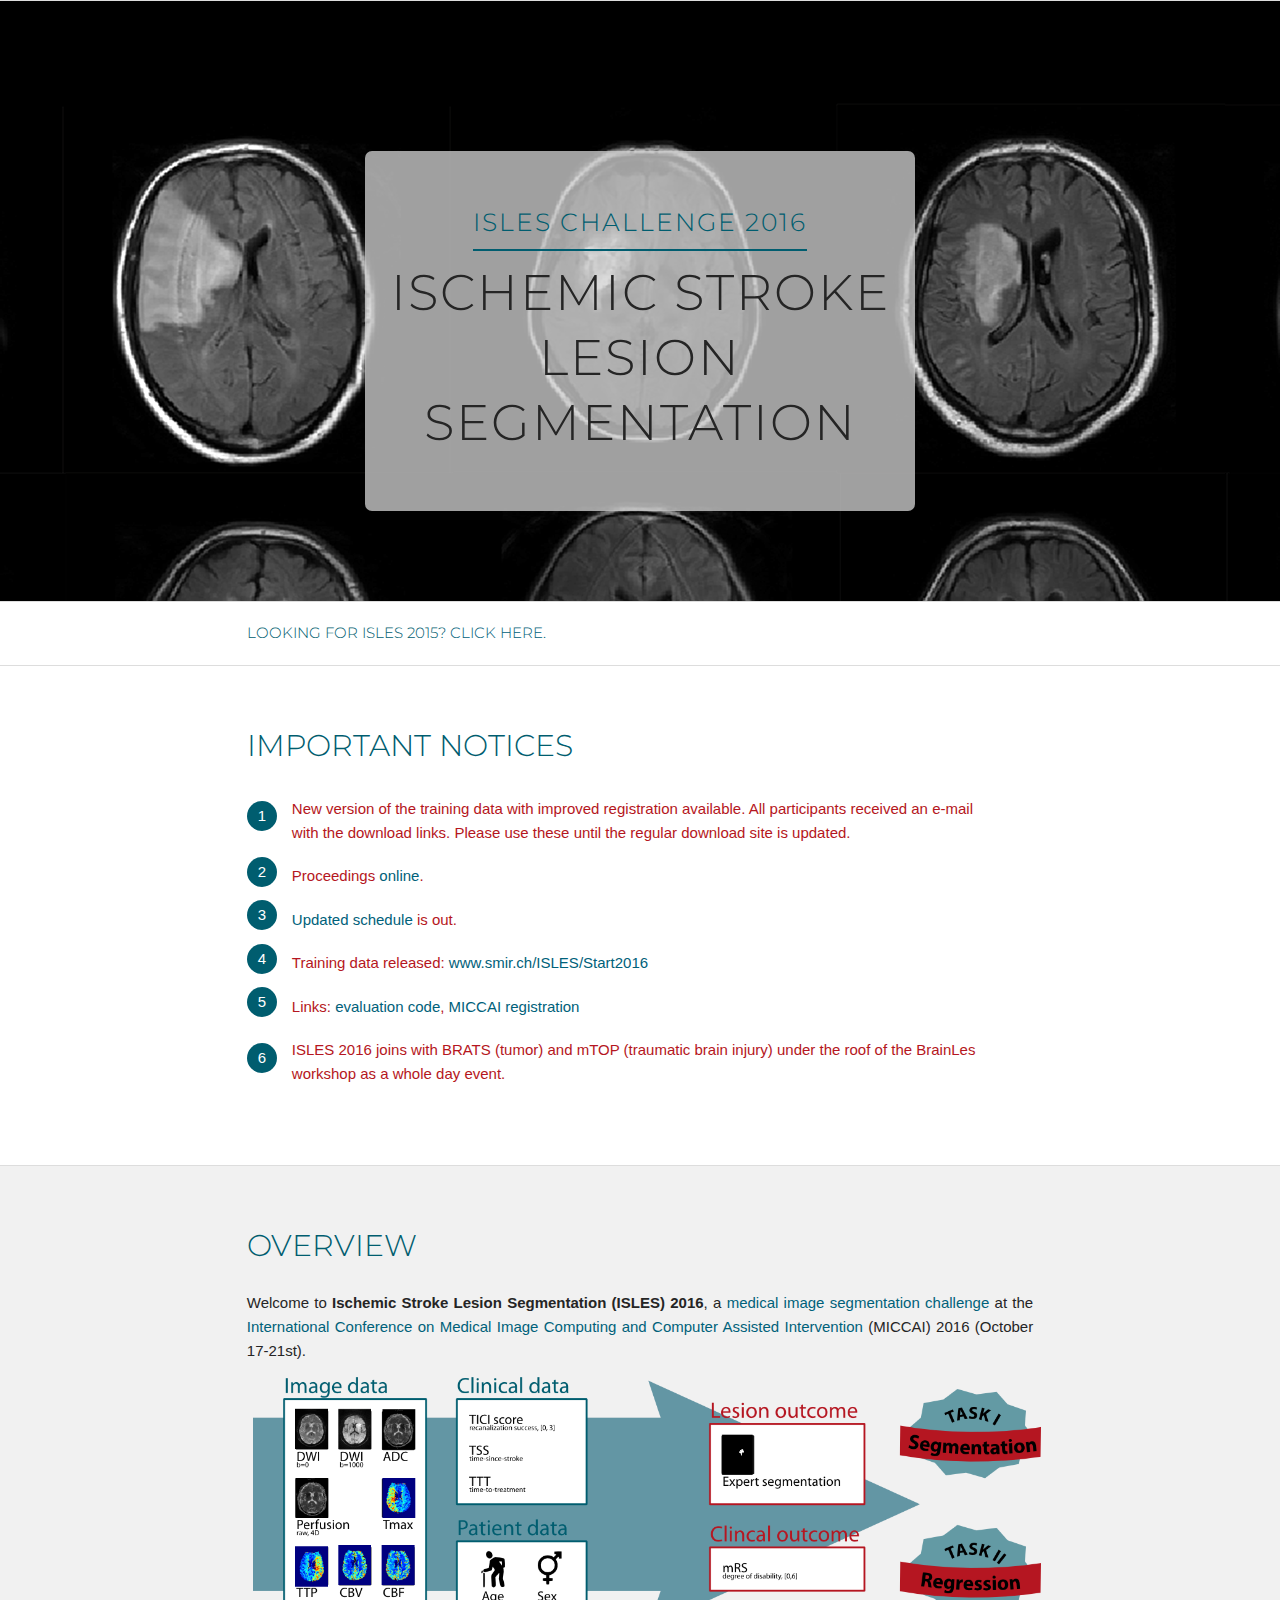
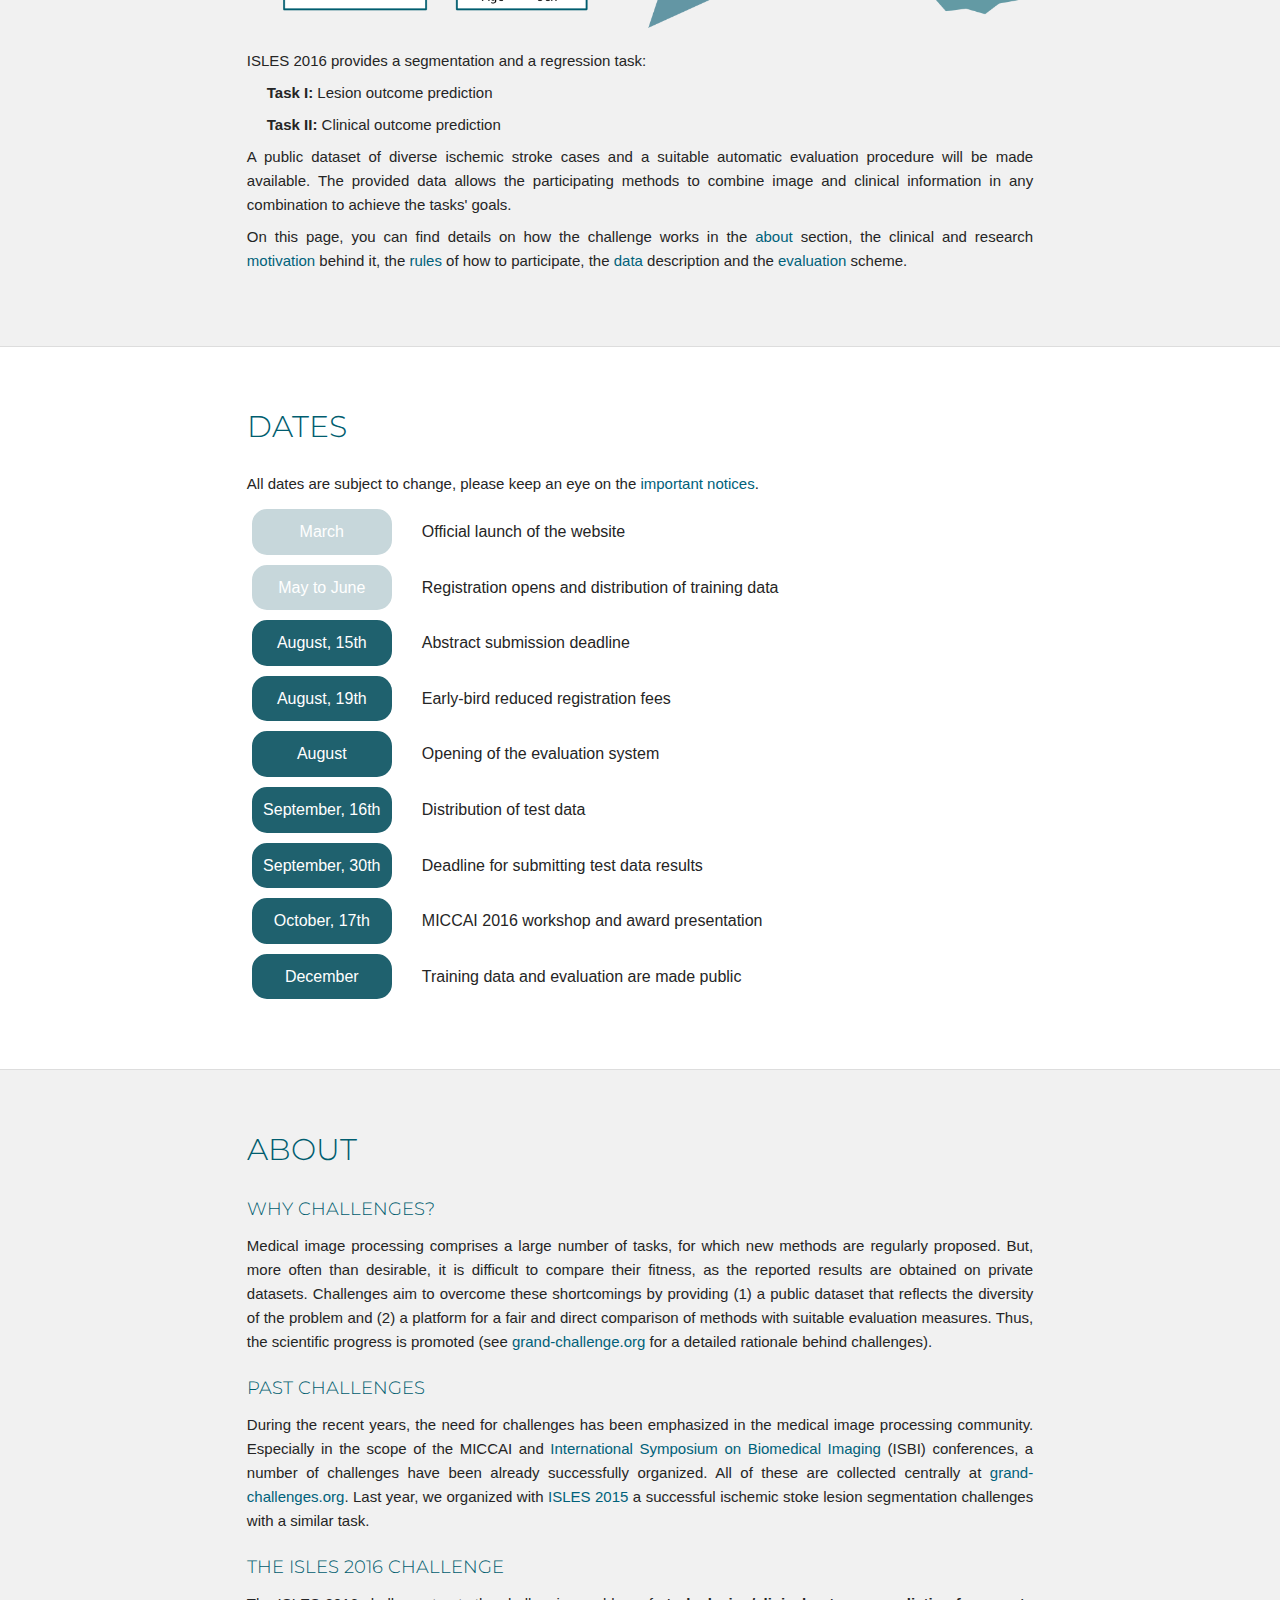
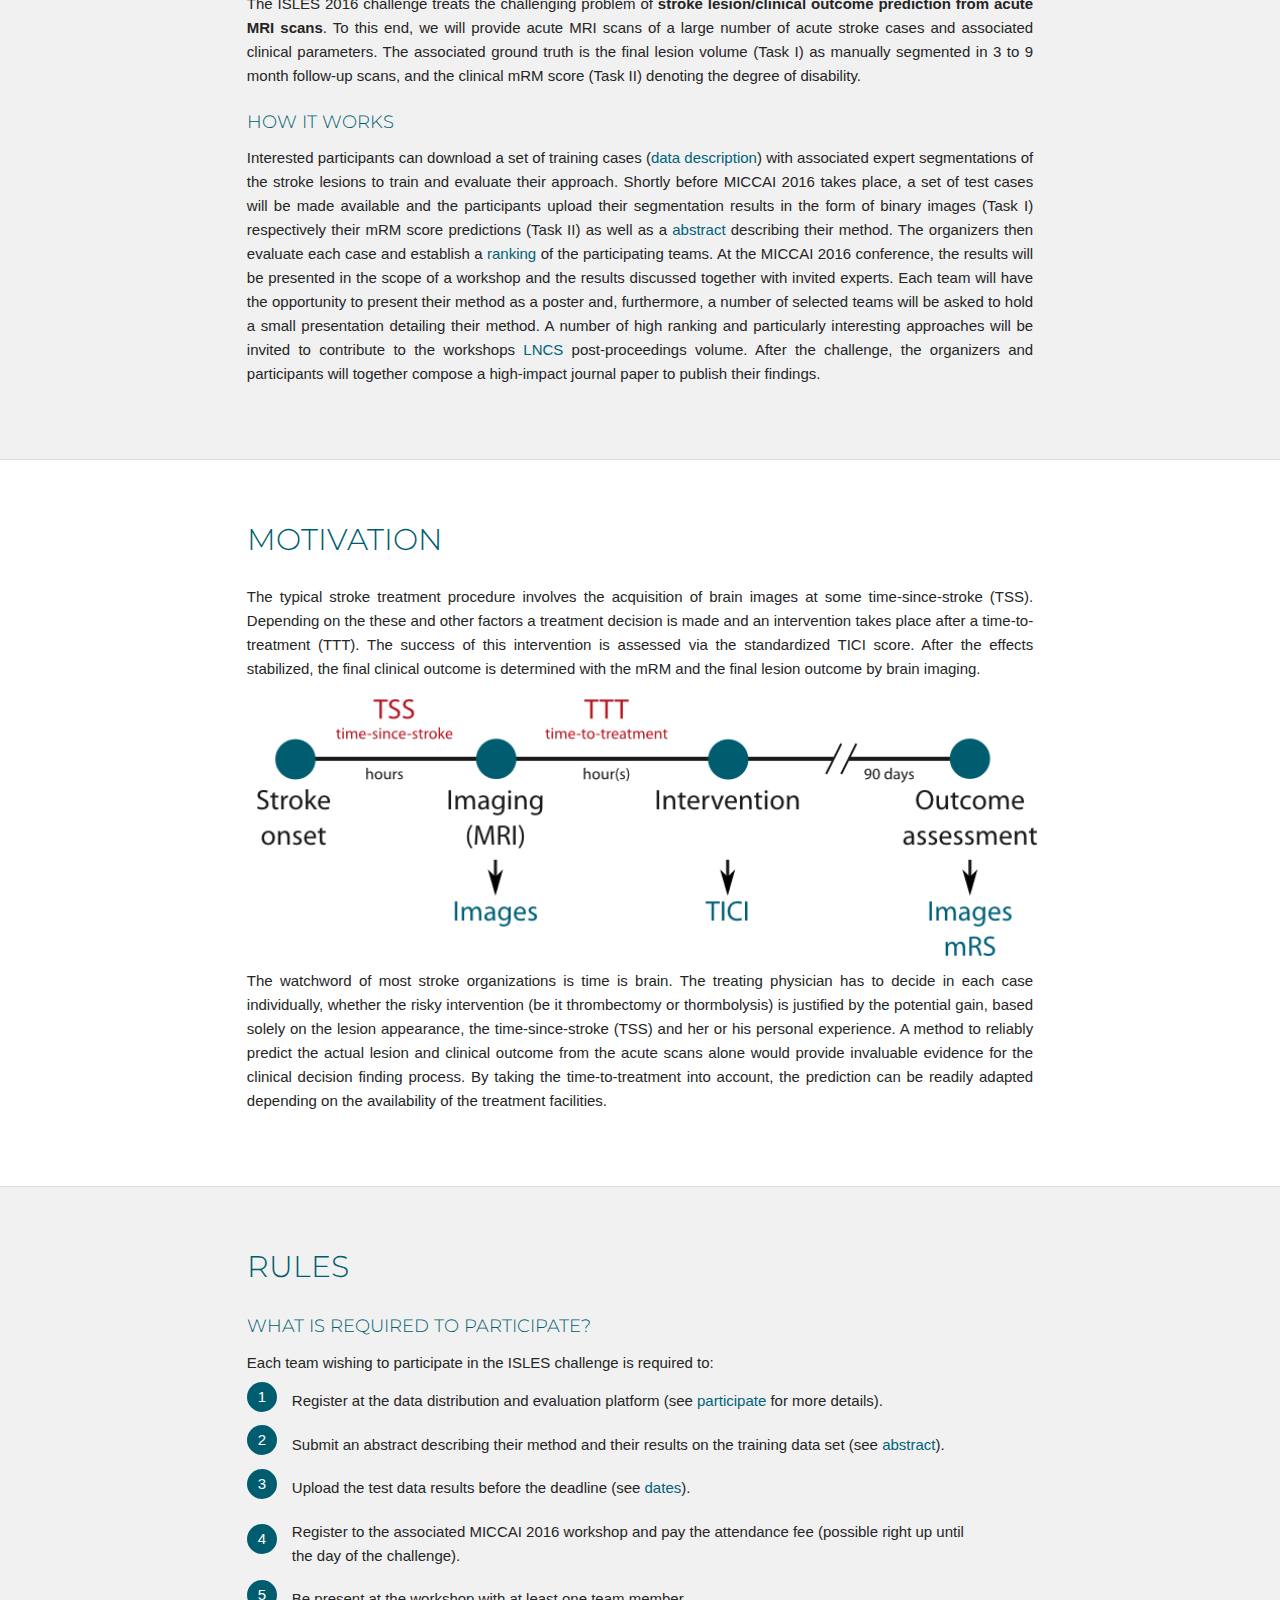
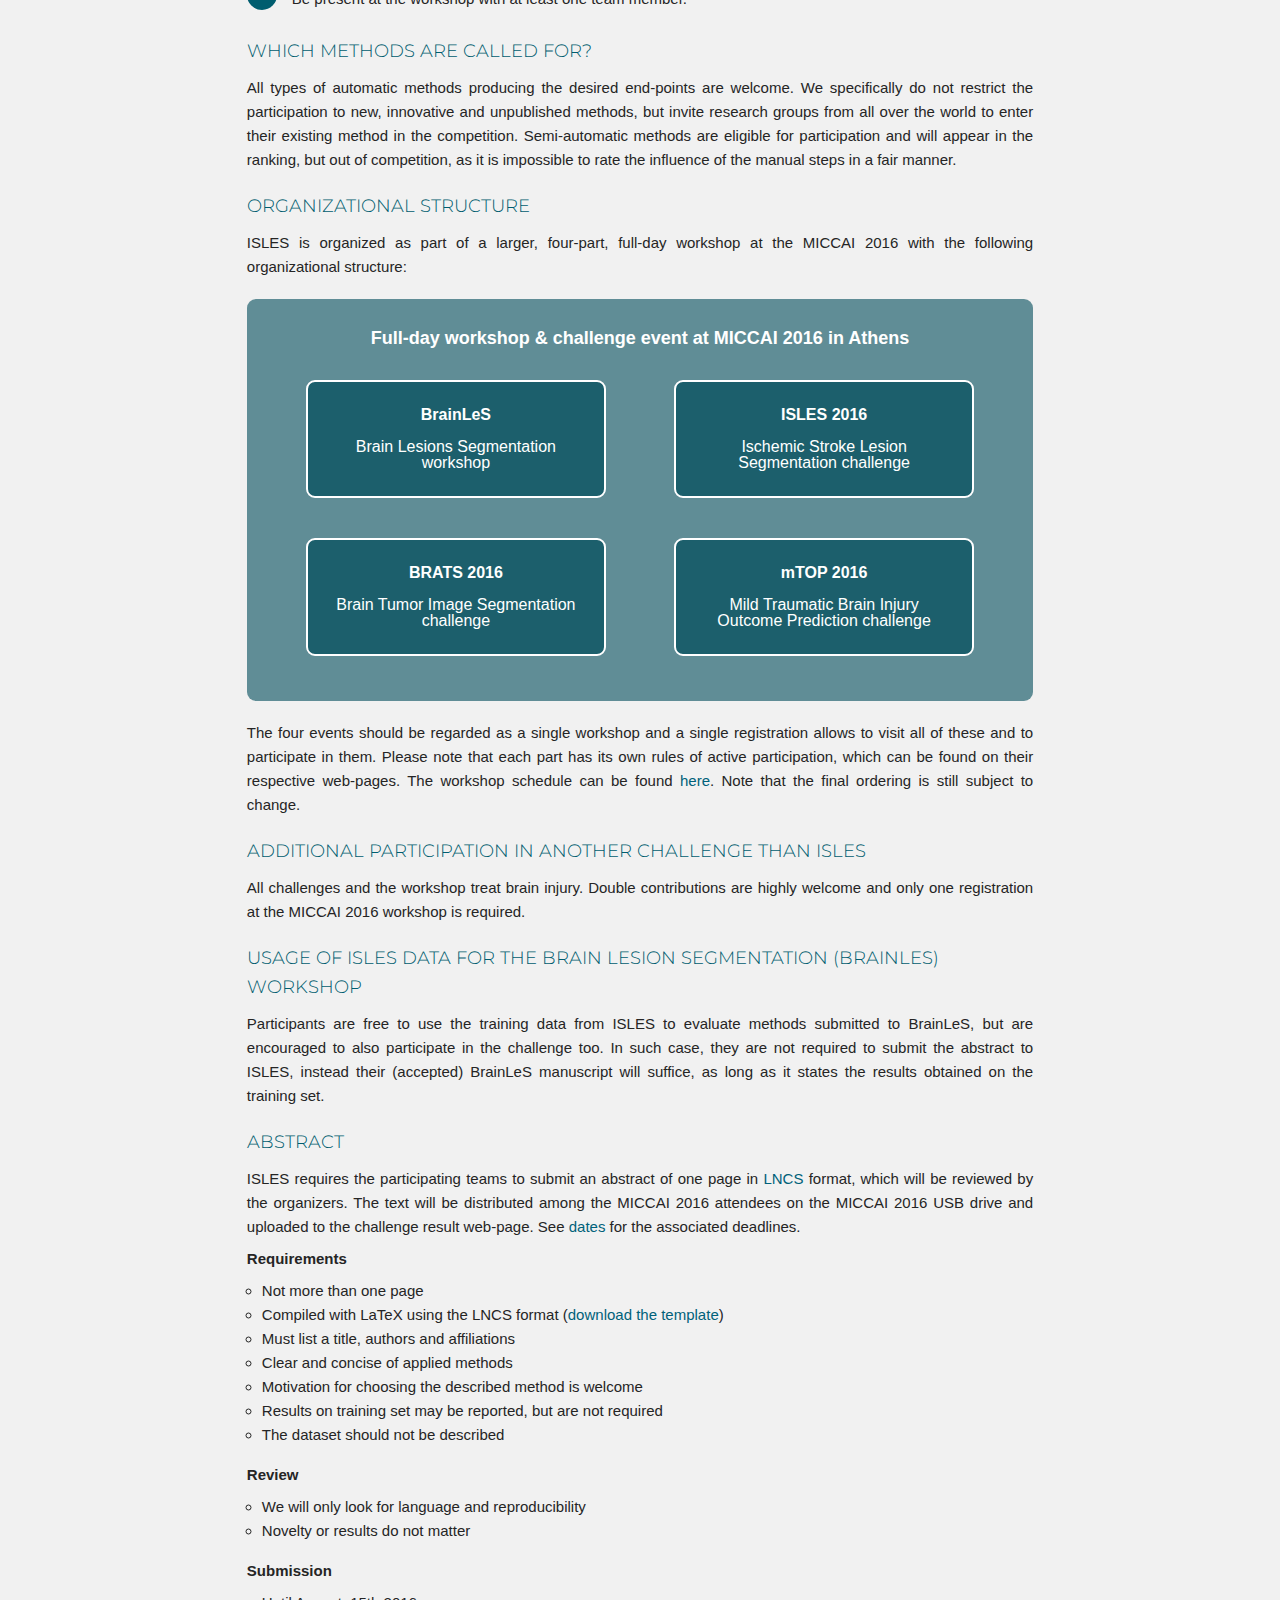
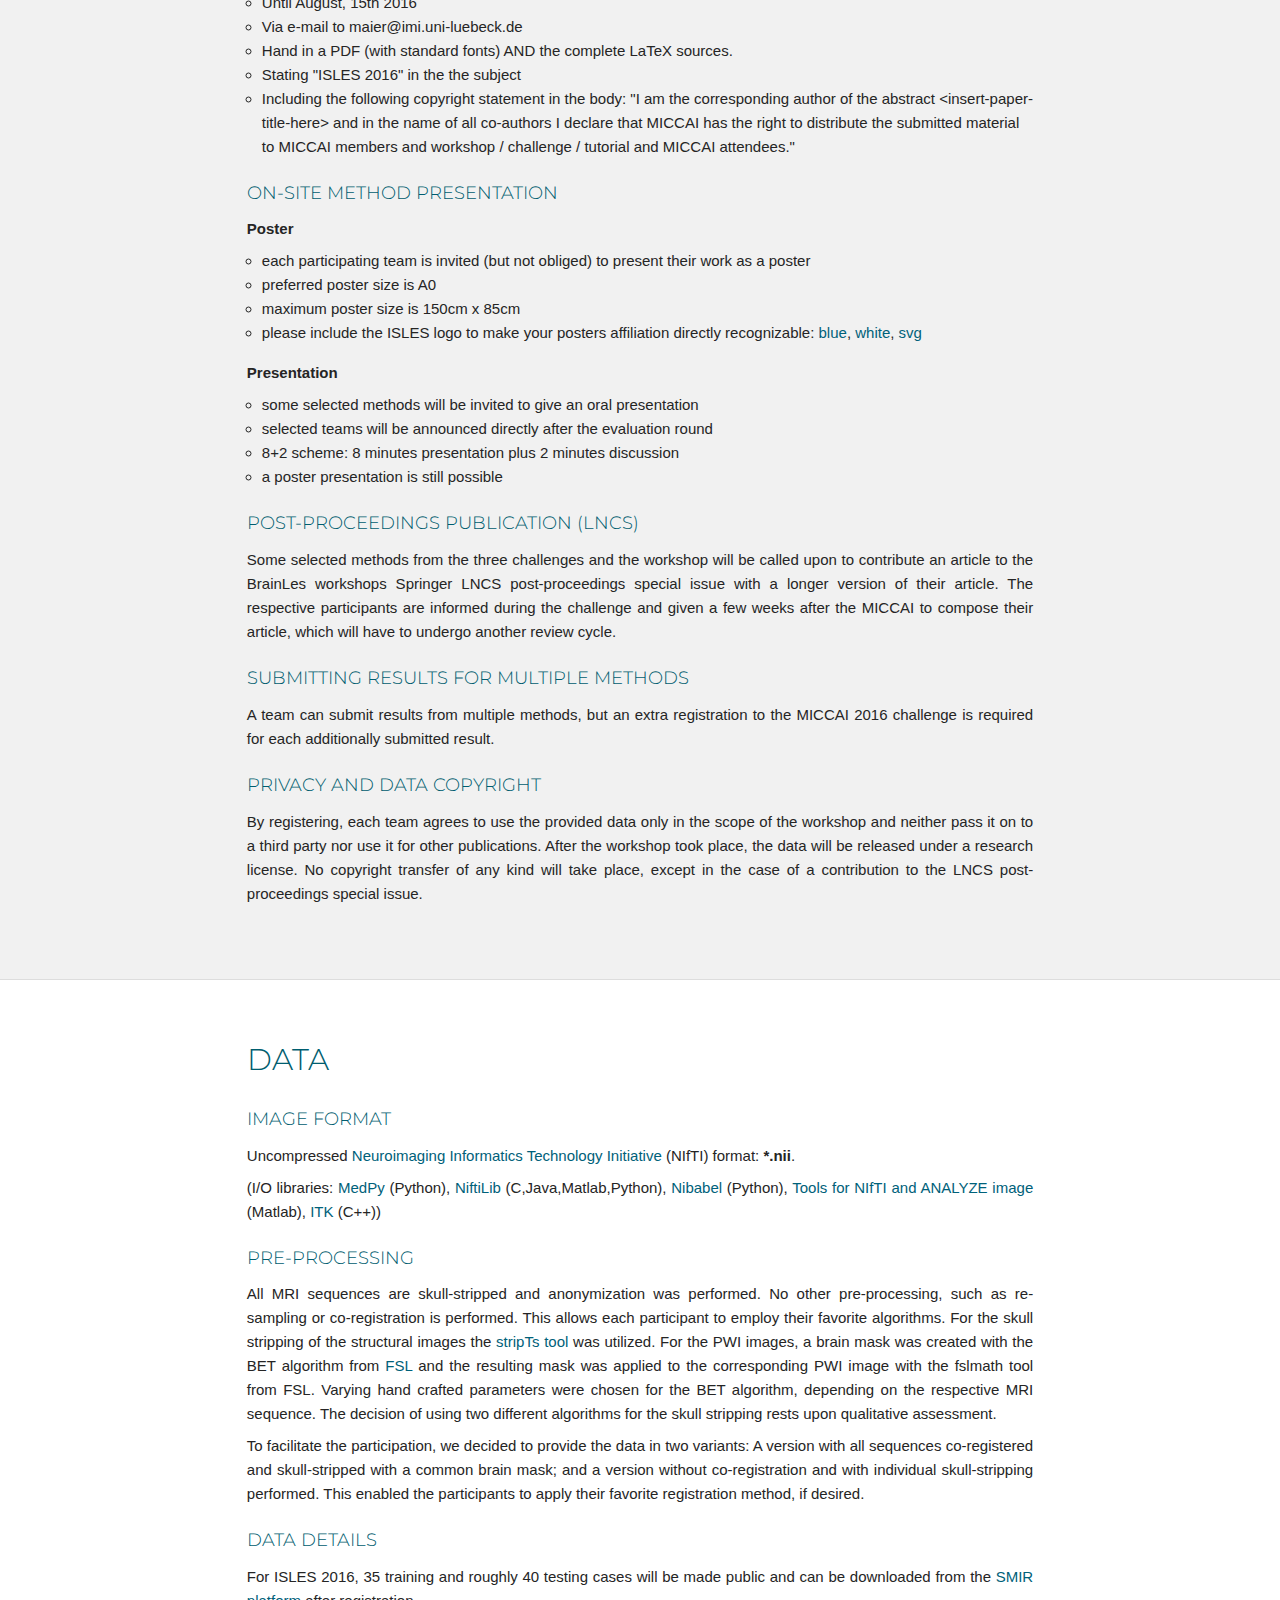
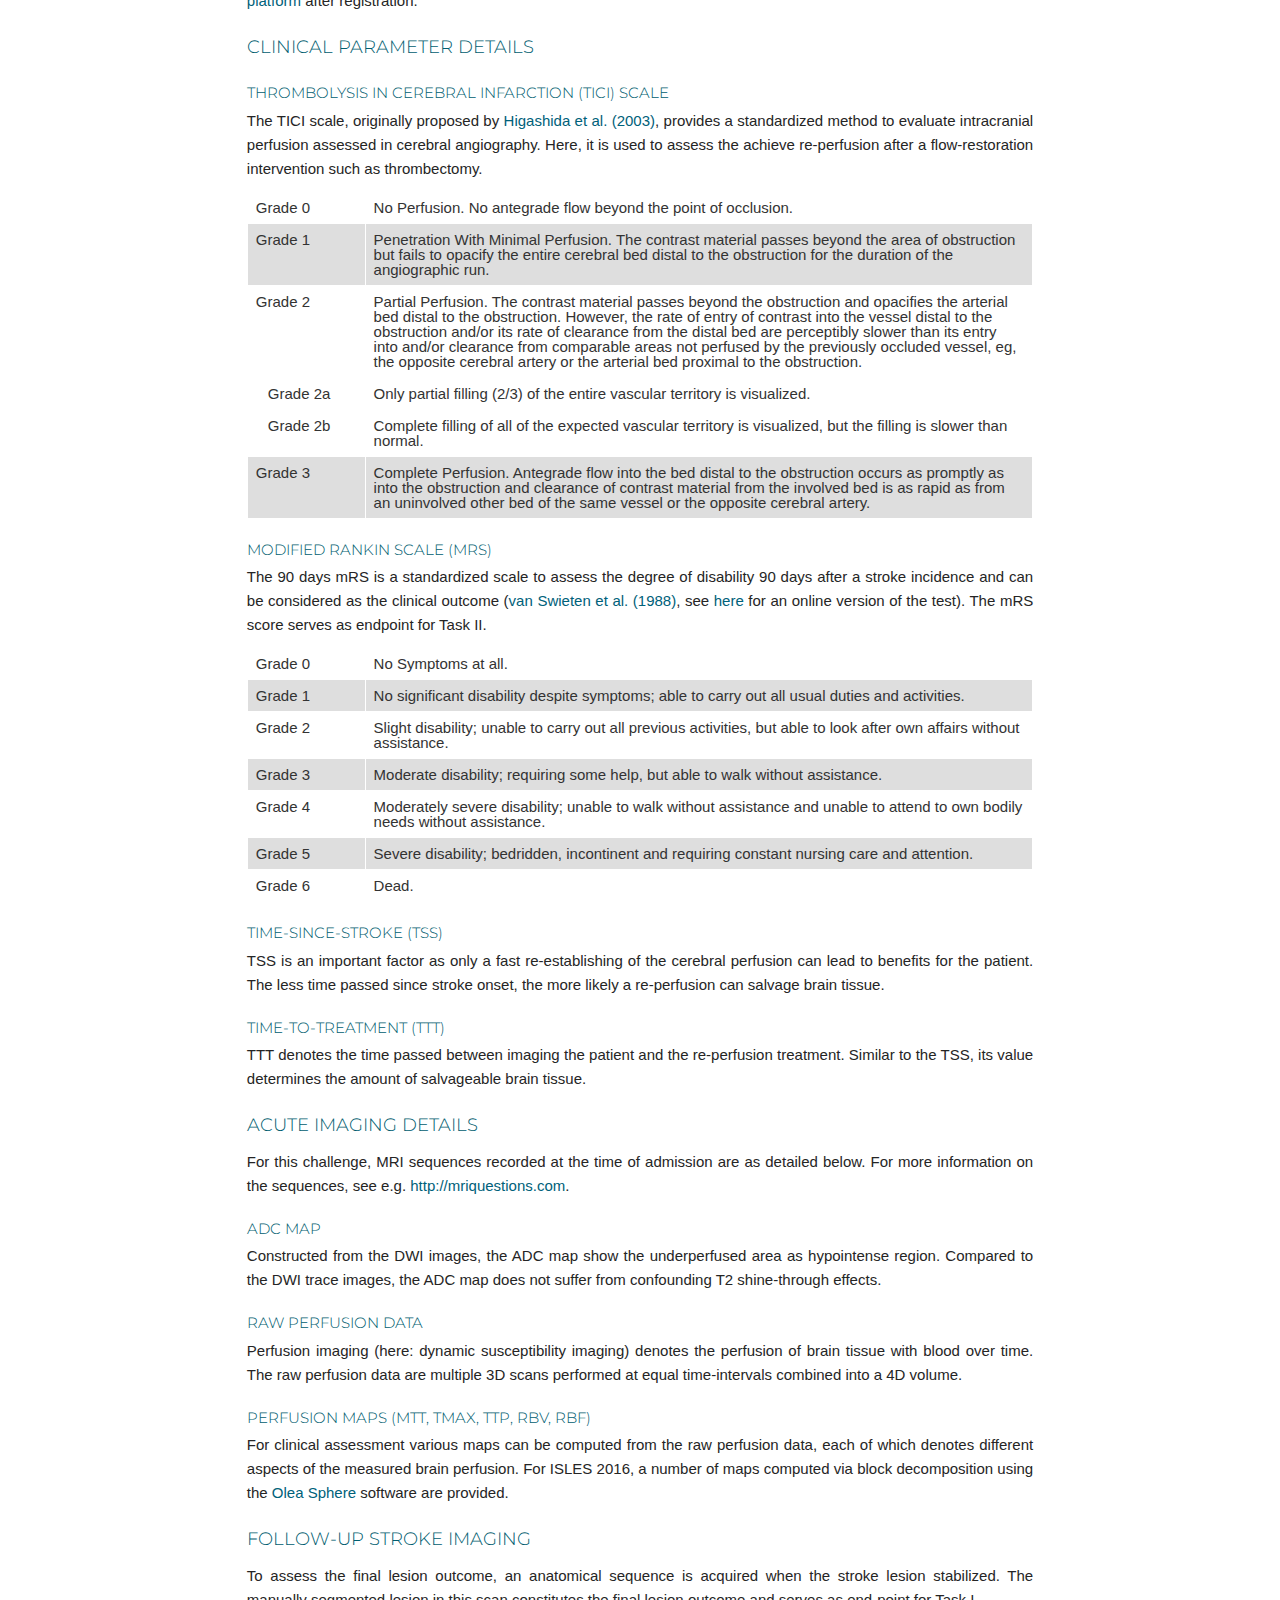
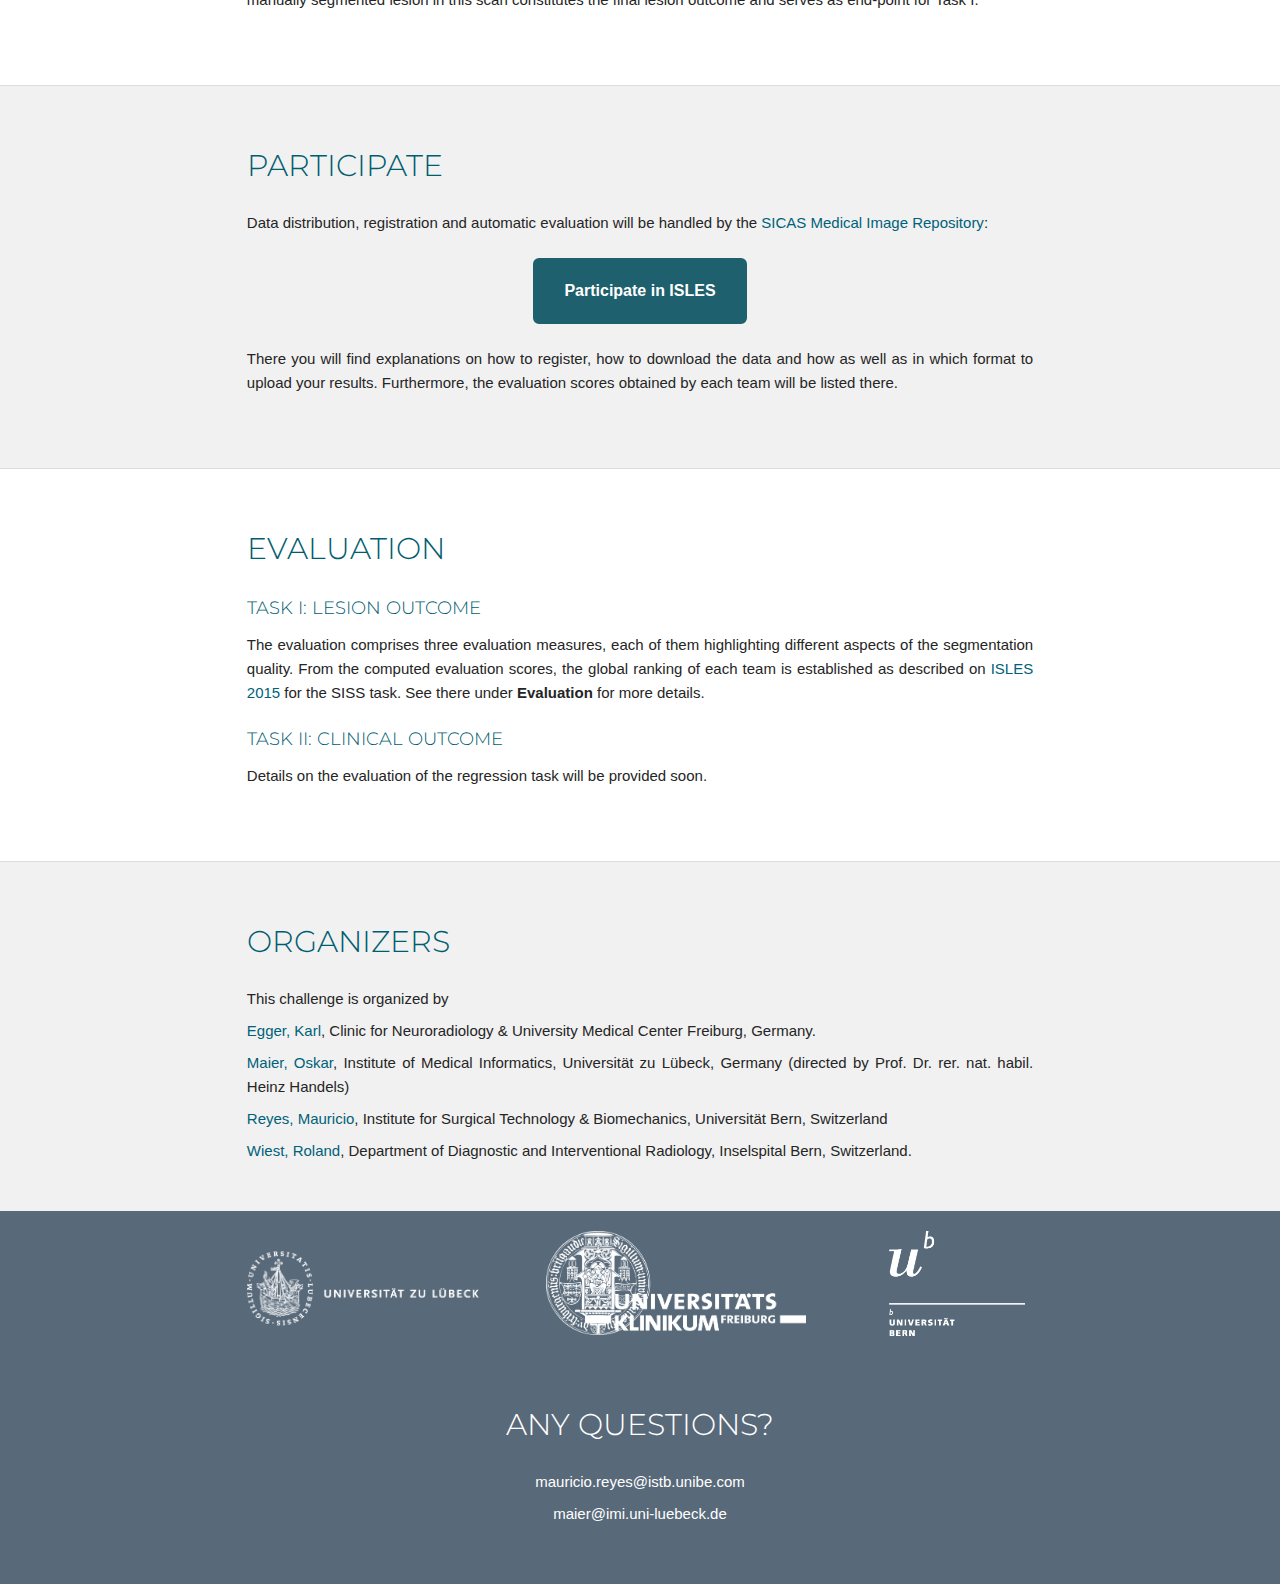
<file: index.html>
<!DOCTYPE html>
<html>

<!--
    Design and realization: Laszlo Friedmann
    Content:                Oskar Maier, (c) Institute of Medical Informatics, Universität zu Lübeck, Germany
-->

<head>

    <meta charset="UTF-8" />
    <meta name="viewport" content="width=650px" />

    <title>ISLES: Ischemic Stroke Lesion Segmentation Challenge 2016</title>

    <link rel="stylesheet" type="text/css" href="css/reset.css" />
    <link rel="stylesheet" type="text/css" href="css/style.css" />
    <link rel="stylesheet" type="text/css" href="https://cdn.datatables.net/1.10.9/css/jquery.dataTables.min.css" />
    <link rel='stylesheet' type='text/css' href='http://fonts.googleapis.com/css?family=Montserrat|Cardo' />
    <link rel='stylesheet' type='text/css' href="css/lightbox.css" />
    
</head>
<body>
<header class="main_h">


<div class="row-top">
<a href=".sec00"><div class="logo" style="float:left;"></div></a>

        </div>
        
    </a>


    <div class="mobile-toggle">
        <span></span>
        <span></span>
        <span></span>
    </div><a class="reference internal" href=".sec06">
	
    <nav>
        <ul>
        	<li><a href=".sec01">Overview</a></li>
        	<!--<li><a href=".sec13">Results</a></li>-->
            <li><a href=".sec03">About</a></li>
            <li><a href=".sec04">Motivation</a></li>
            <li><a href=".sec05">Rules</a></li>
            <li><a href=".sec06">Data</a></li>
            <li><a href=".sec07">Participate</a></li>
            <li><a href=".sec08">Evaluation</a></li>
            <li><a href=".sec09">Organizers</a></li>
            <li style="margin-right:0;"><img src="imgs/arrow_right.png" width="10px" height="10px"/> <a class="reference external" href="http://www.isles-challenge.org/ISLES2015/" target="_blank">ISLES 2015</a></li>
        </ul>
    </nav>
</div>
	
</header>
<section>

<a class="sec00"></a>
<div class="hero">
    <div id="container">
        <div id="content">
            <h1 style="color: #252525; padding-top:30px;">
            		<span style="color:#005d6f">ISLES Challenge 2016</span><br>
            			Ischemic Stroke Lesion Segmentation<br />
        	</h1>
        </div>
     </div>
</div>

</section>

<!-- #################################################### IMPORTANT NOTICES #################################################### -->
<section>
    <div class="row content" style="padding-bottom: 0px;"> 
        <h3>Looking for ISLES 2015? <a class="reference external" href="http://www.isles-challenge.org/ISLES2015/" target="_blank">Click here</a>.</h3><br />
    </div>
</section>

<section>
<div class="row content important"> 
    <h1 class="sec10">Important Notices</h1>
    <p>
        <ol class="rounded-list green" style="margin-left: 0;">
            <!--<li>See <a href="https://www.virtualskeleton.ch/ISLES/Start2016" target="_blank">VSD</a> for registration, training data download, test data download and evaluation system.</li>-->
            <li>New version of the training data with improved registration available. All participants received an e-mail with the download links. Please use these until the regular download site is updated.</li>
            <li>Proceedings <a class="reference external" href="pdf/20160818_ISLES2016_Proceedings.pdf" tareget="_blank">online</a>.
            <li><a class="reference external" href="pdf/20160815_BrainLes2016_FinalProgram_Release_Short.pdf" target="_blank">Updated schedule</a> is out.</li>
            <li>Training data released: <a class="reference external" href="https://www.smir.ch/ISLES/Start2016" target="_blank">www.smir.ch/ISLES/Start2016</a></li>
            <li>Links: <a href="https://github.com/loli/ISLESevaluation" target="_blank">evaluation code</a>, <a href="http://miccai2016.org/en/REGISTRATION.html" target="_blank">MICCAI registration</a></li>
            <li>ISLES 2016 joins with BRATS (tumor) and mTOP (traumatic brain injury) under the roof of the BrainLes workshop as a whole day event.</li>
        </ol>
    </p>
    
</div>
</section>

<!-- #################################################### OVERVIEW #################################################### -->
<section id="01" style="background-color:#f1f1f1;">
<div class="row content"  style="background-color:#f1f1f1;"> 
    <h1 class="sec01">Overview</h1>
    
    <p>Welcome to <strong>Ischemic Stroke Lesion Segmentation (ISLES) 2016</strong>, a <a class="reference external" href="http://grand-challenge.org/" target="_blank">medical image segmentation challenge</a> at the <a class="reference external" href="http://www.miccai2016.org/" target="_blank">International Conference on Medical Image Computing and Computer Assisted Intervention</a> (MICCAI) 2016 (October 17-21st).</p>
    
    <p><img style="width: 800px;" src="imgs/Task_wbadges.png" /></p>
    
    <p>ISLES 2016 provides a segmentation and a regression task:</p>
    
    <p class="ml"><strong>Task I:</strong> Lesion outcome prediction</p>
    <p class="ml"><strong>Task II:</strong> Clinical outcome prediction</p>
    
    <p>A public dataset of diverse ischemic stroke cases and a suitable automatic evaluation procedure will be made available. The provided data allows the participating methods to combine image and clinical information in any combination to achieve the tasks' goals.</p>
    
    <p>On this page, you can find details on how the challenge works in the <a class="reference internal" href=".sec03">about</a> section, the clinical and research <a class="reference internal" href=".sec04">motivation</a> behind it, the <a class="reference internal" href=".sec05">rules</a> of how to participate, the <a class="reference internal" href=".sec06">data</a> description and the <a class="reference internal" href=".sec08">evaluation</a> scheme.</p>
</div>
</section>

<!-- #################################################### DATES #################################################### -->
<section id="10">
<div class="row content" >
    <h1 class="sec02">Dates</h1>
    <p>All dates are subject to change, please keep an eye on the <a class="reference internal" href=".sec10">important notices</a>.</p>
	
	<ul>
        <table class="table-class" style="width:100%; list-style: none;">
            <tr>
                <td style="width:175px;"><li class="button-month passed">March</li></td>
                <td>Official launch of the website</td>
            </tr>
            <tr>
                <td><li class="button-month passed">May to June</li></td>
                <td>Registration opens and distribution of training data</td>
            </tr>
            <tr>
                <td><li class="button-month">August, 15th</li></td>
                <td>Abstract submission deadline</td>
            </tr>
            <tr>
                <td><li class="button-month">August, 19th</li></td>
                <td>Early-bird reduced registration fees</td>
            </tr>
            <tr>
                <td><li class="button-month">August</li></td>
                <td>Opening of the evaluation system</td>
            </tr>
            <tr>
                <td><li class="button-month">September, 16th</li></td>
                <td>Distribution of test data</td>
            </tr>
            <tr>
                <td><li class="button-month">September, 30th</li></td>
                <td>Deadline for submitting test data results</td>
            </tr>
            <tr>
                <td><li class="button-month">October, 17th</li></td>
                <td>MICCAI 2016 workshop and award presentation</td>
            </tr>
            <tr>
                <td><li class="button-month">December</li></td>
                <td>Training data and evaluation are made public</td>
            </tr>
        </table>
    </ul>
</div>
</section>

<!-- #################################################### RESULTS #################################################### -->
<!--
<section id="02">
<div class="row content" >
    <h1 class="sec13">Results</h1>
    <p>
        Will be added after the challenge.
    </p>
</div>
</section>
-->

<!-- #################################################### ABOUT #################################################### -->
<section id="03"  style="background-color:#f1f1f1;">
<div class="row content"  style="background-color:#f1f1f1;">
    <h1 class="sec03">About</h1>
    
    <h2>Why challenges?</h2>
    <p>Medical image processing comprises a large number of tasks, for which new methods are regularly proposed. But, more often than desirable, it is difficult to compare their fitness, as the reported results are obtained on private datasets. Challenges aim to overcome these shortcomings by providing (1) a public dataset that reflects the diversity of the problem and (2) a platform for a fair and direct comparison of methods with suitable evaluation measures. Thus, the scientific progress is promoted (see <a class="reference external" href="http://grand-challenge.org/Why_Challenges/" target="_blank">grand-challenge.org</a> for a detailed rationale behind challenges).</p>

    <h2>Past challenges</h2>
    <p>During the recent years, the need for challenges has been emphasized in the medical image processing community. Especially in the scope of the MICCAI and <a class="reference external" href="http://biomedicalimaging.org" target="_blank">International Symposium on Biomedical Imaging</a> (ISBI) conferences, a number of challenges have been already successfully organized. All of these are collected centrally at <a class="reference external" href="http://grand-challenge.org/" target="_blank">grand-challenges.org</a>. Last year, we organized with <a class="reference external" href="http://www.isles-challenge.org/ISLES2015/" target="_blank">ISLES 2015</a> a successful ischemic stoke lesion segmentation challenges with a similar task.</p>

    <h2 class="sec12">The ISLES 2016 challenge</h2>
    <p>
    The ISLES 2016 challenge treats the challenging problem of <strong>stroke lesion/clinical outcome prediction from acute MRI scans</strong>.

    To this end, we will provide acute MRI scans of a large number of acute stroke cases and associated clinical parameters. The associated ground truth is the final lesion volume (Task I) as manually segmented in 3 to 9 month follow-up scans, and the clinical mRM score (Task II) denoting the degree of disability.
    </p>

    <h2>How it works</h2>
    <p>Interested participants can download a set of training cases (<a class="reference internal" href=".sec06">data description</a>) with associated expert segmentations of the stroke lesions to train and evaluate their approach. Shortly before MICCAI 2016 takes place, a set of test cases will be made available and the participants upload their segmentation results in the form of binary images (Task I) respectively their mRM score predictions (Task II) as well as a <a class="reference internal" href=".sec11">abstract</a> describing their method. The organizers then evaluate each case and establish a <a class="reference internal" href=".secRanking">ranking</a> of the participating teams. At the MICCAI 2016 conference, the results will be presented in the scope of a workshop and the results discussed together with invited experts. Each team will have the opportunity to present their method as a poster and, furthermore, a number of selected teams will be asked to hold a small presentation detailing their method. A number of high ranking and particularly interesting approaches will be invited to contribute to the workshops <a href="http://www.springer.com/lncs" target="_blank">LNCS</a> post-proceedings volume. After the challenge, the organizers and participants will together compose a high-impact journal paper to publish their findings.</p>
</div>
</section>

<!-- #################################################### MOTIVATION #################################################### -->
<section id="04">
<div class="row content">
	<h1 class="sec04">Motivation</h1>   
      <p>The typical stroke treatment procedure involves the acquisition of brain images at some time-since-stroke (TSS). Depending on the these and other factors a treatment decision is made and an intervention takes place after a time-to-treatment (TTT). The success of this intervention is assessed via the standardized TICI score. After the effects stabilized, the final clinical outcome is determined with the mRM and the final lesion outcome by brain imaging.</p>
	    <img style="width: 800px;" src="imgs/timeline.png" />
      <p>The watchword of most stroke organizations is <i>time is brain</i>. The treating physician has to decide in each case individually, whether the risky intervention (be it thrombectomy or thormbolysis) is justified by the potential gain, based solely on the lesion appearance, the time-since-stroke (TSS) and her or his personal experience. A method to reliably predict the actual lesion and clinical outcome from the acute scans alone would provide invaluable evidence for the clinical decision finding process. By taking the time-to-treatment into account, the prediction can be readily adapted depending on the availability of the treatment facilities.</p>

</div>
</section>

<!-- #################################################### RULES #################################################### -->
<section id="05"  style="background-color:#f1f1f1;">
    <div class="row content"  style="background-color:#f1f1f1;">
    <h1 class="sec05">Rules</h1>		

    <h2>What is required to participate?</h2>
    <p>Each team wishing to participate in the ISLES challenge is required to:</p>
    <ol class="rounded-list green" style="margin-left: 0;">
        <li>Register at the data distribution and evaluation platform (see <a class="reference internal" href=".sec07">participate</a> for more details).</li>
        <li>Submit an abstract describing their method and their results on the training data set (see <a class="reference internal" href=".sec11">abstract</a>).</li>
        <li>Upload the test data results before the deadline (see <a class="reference internal" href=".sec02">dates</a>).</li>
        <li>Register to the associated MICCAI 2016 workshop and pay the attendance fee (possible right up until the day of the challenge).</li>
        <li>Be present at the workshop with at least one team member.</li>
    </ol>

    <h2>Which methods are called for?</h2>
    <p>All types of automatic methods producing the desired end-points are welcome. We specifically do not restrict the participation to new, innovative and unpublished methods, but invite research groups from all over the world to enter their existing method in the competition. Semi-automatic methods are eligible for participation and will appear in the ranking, but out of competition, as it is impossible to rate the influence of the manual steps in a fair manner.</p>

    <h2>Organizational structure</h2>
    <p>ISLES is organized as part of a larger, four-part, full-day workshop at the MICCAI 2016 with the following organizational structure:</p>

    <div class ="button-bigger" style="height:auto; overflow:hidden;">
	    <strong><p style="font-size:18px; text-align:center;">Full-day workshop & challenge event at MICCAI 2016 in Athens</p></strong>

	
        <div style="width:50%; float:left;">
            <a href="http://www.brainlesion-workshop.org" target="_blank">
                <div class="button-big">
                    <strong>BrainLeS</strong><br /><br />Brain Lesions Segmentation workshop
                </div>
            </a>
        </div>
        <div style="width:50%; float:left;">
            <a href=".sec12" target="_blank" style="color:#fff;">
                <div class="button-big">
                    <strong>ISLES 2016</strong><br /><br />Ischemic Stroke Lesion Segmentation challenge
                </div>
            </a>
        </div>
        <div style="width:50%; float:left;">
            <a href="http://www.braintumorsegmentation.org/" target="_blank">
                <div class="button-big">
                    <strong>BRATS 2016</strong><br /><br />Brain Tumor Image Segmentation challenge
                </div>
            </a>
        </div>
        <div style="width:50%; float:left;">
            <a href="https://tbichallenge.wordpress.com" target="_blank">
                <div class="button-big">
                    <strong>mTOP 2016</strong><br /><br />Mild Traumatic Brain Injury Outcome Prediction challenge
                </div>
            </a>
        </div>
        
    </div>    

    <p>The four events should be regarded as a single workshop and a single registration allows to visit all of these and to participate in them. Please note that each part has its own rules of active participation, which can be found on their respective web-pages. The workshop schedule can be found <a class="reference external" href="pdf/20160815_BrainLes2016_FinalProgram_Release_Short.pdf" target="_blank">here</a>. Note that the final ordering is still subject to change.</p>

    <h2>Additional participation in another challenge than ISLES</h2>
    <p>All challenges and the workshop treat brain injury. Double contributions are highly welcome and only one registration at the MICCAI 2016 workshop is required.</p>
    
    <h2>Usage of ISLES data for the Brain Lesion Segmentation (BrainLeS) workshop</h2>
    <p>Participants are free to use the training data from ISLES to evaluate methods submitted to BrainLeS, but are encouraged to also participate in the challenge too. In such case, they are not required to submit the abstract to ISLES, instead their (accepted) BrainLeS manuscript will suffice, as long as it states the results obtained on the training set.</p>

    <h2 class="sec11">Abstract</h2>
    <p>ISLES requires the participating teams to submit an abstract of one page in <a class="reference external" href="http://www.springer.com/computer/lncs?SGWID=0-164-6-793341-0" target="_blank">LNCS</a> format, which will be reviewed by the organizers. The text will be distributed among the MICCAI 2016 attendees on the MICCAI 2016 USB drive and uploaded to the challenge result web-page. See <a class="reference internal" href=".sec02">dates</a> for the associated deadlines.</p>

    <p><strong>Requirements</strong></p>
    <ul class="small-list">
        <li>Not more than one page</i>
        <li>Compiled with LaTeX using the LNCS format (<a href="templates/llncs2e.zip">download the template</a>)</li>
        <li>Must list a title, authors and affiliations</li>
        <li>Clear and concise of applied methods</li>
        <li>Motivation for choosing the described method is welcome</li>
        <li>Results on training set may be reported, but are not required</li>
        <li>The dataset should not be described</li>
    </ul><br />
    <p><strong>Review</strong></p>
    <ul class="small-list">
        <li>We will only look for language and reproducibility</li>
        <li>Novelty or results do not matter</li>
    </ul><br />
    <p><strong>Submission</strong></p>
    <ul class="small-list">
        <li>Until August, 15th 2016</li>
        <li>Via e-mail to maier@imi.uni-luebeck.de</li>
        <li>Hand in a PDF (with standard fonts) AND the complete LaTeX sources.</li>
        <li>Stating "ISLES 2016" in the the subject</li>
        <li>Including the following copyright statement in the body: "I am the corresponding author of the abstract &lt;insert-paper-title-here&gt; and in the name of all co-authors I declare that MICCAI has the right to distribute the submitted material to MICCAI members and workshop / challenge / tutorial and MICCAI attendees."</li>
    </ul>
    
    <h2 class="sec11">On-site method presentation</h2>
    
    <p><strong>Poster</strong></p>
    <ul class="small-list">
        <li>each participating team is invited (but not obliged) to present their work as a poster</li>
        <li>preferred poster size is A0</li>
        <li>maximum poster size is 150cm x 85cm</li>
        <li>please include the ISLES logo to make your posters affiliation directly recognizable: <a href="logo/logo_1000x1105_blue.png">blue</a>, <a href="logo/logo_1000x1105_white.png">white</a>, <a href="logo/logo.svg">svg</a></li>
    </ul><br />
    
    <p><strong>Presentation</strong></p>
    <ul class="small-list">
        <li>some selected methods will be invited to give an oral presentation</li>
        <li>selected teams will be announced directly after the evaluation round</a>
        <li>8+2 scheme: 8 minutes presentation plus 2 minutes discussion</li>
        <li>a poster presentation is still possible</a>
    </ul>
    
    <h2>Post-proceedings publication (LNCS)</h2>
    <p>Some selected methods from the three challenges and the workshop will be called upon to contribute an article to the BrainLes workshops Springer LNCS post-proceedings special issue with a longer version of their article. The respective participants are informed during the challenge and given a few weeks after the MICCAI to compose their article, which will have to undergo another review cycle.</p>

    <h2>Submitting results for multiple methods</h2>
    <p>A team can submit results from multiple methods, but an extra registration to the MICCAI 2016 challenge is required for each additionally submitted result.</p>

    <h2>Privacy and data copyright</h2>
    <p>
    By registering, each team agrees to use the provided data only in the scope of the workshop and neither pass it on to a third party nor use it for other publications. After the workshop took place, the data will be released under a research license. No copyright transfer of any kind will take place, except in the case of a contribution to the LNCS post-proceedings special issue.
    </p>
</div>
</section>

<!-- #################################################### DATA #################################################### -->
<section id="06">
<div class="row content">
    <h1 class="sec06">Data</h1>
    
    <h2>Image format</h2>
    <p>Uncompressed <a class="reference external" href="http://nifti.nimh.nih.gov/" target="_blank">Neuroimaging Informatics Technology Initiative</a> (NIfTI) format: <strong>*.nii</strong>.</p>
    <p>(I/O libraries: <a class="reference external" href="https://pypi.python.org/pypi/MedPy" target="_blank">MedPy</a> (Python), <a class="reference external" href="http://niftilib.sourceforge.net/" target="_blank">NiftiLib</a> (C,Java,Matlab,Python), <a class="reference external" href="http://nipy.org/nibabel/" target="_blank">Nibabel</a> (Python), <a class="reference external" href="http://www.mathworks.com/matlabcentral/fileexchange/8797-tools-for-nifti-and-analyze-image" target="_blank">Tools for NIfTI and ANALYZE image</a> (Matlab), <a class="reference external" href="http://www.itk.org/" target="_blank">ITK</a> (C++))</p>
    
    <h2>Pre-processing</h2>
    <p>
      All MRI sequences are skull-stripped and anonymization was performed. No other pre-processing, such as re-sampling or co-registration is performed. This allows each participant to employ their favorite algorithms.

      For the skull stripping of the structural images the <a class="reference external" href="http://www.istb.unibe.ch/content/research/medical_image_analysis/software/index_eng.html" target="_blank">stripTs tool</a> was utilized. For the PWI images, a brain mask was created with the BET algorithm from <a class="reference external" href="http://fsl.fmrib.ox.ac.uk/fsl/fslwiki/" target="_blank">FSL</a> and the resulting mask was applied to the corresponding PWI image with the fslmath tool from FSL. Varying hand crafted parameters were chosen for the BET algorithm, depending on the respective MRI sequence. The decision of using two different algorithms for the skull stripping rests upon qualitative assessment.
    </p>
    <p>
      To facilitate the participation, we decided to provide the data in two variants: A version with all sequences co-registered and skull-stripped with a common brain mask; and a version without co-registration and with individual skull-stripping performed. This enabled the participants to apply their favorite registration method, if desired.
    </p>
    
    <h2>Data details</h2>
    <p>For ISLES 2016, 35 training and roughly 40 testing cases will be made public and can be downloaded from the <a class="reference external" target="_blank" href="https://www.smir.ch/ISLES/Start2016">SMIR platform</a> after registration. </p>
    
    <h2>Clinical parameter details</h2>
    
    <h3>Thrombolysis in Cerebral Infarction (TICI) scale</h3>
    <p>The TICI scale, originally proposed by <a class="reference external" href="http://stroke.ahajournals.org/content/34/8/e109" target="_blank">Higashida et al. (2003)</a>, provides a standardized method to evaluate intracranial perfusion assessed in cerebral angiography. Here, it is used to assess the achieve re-perfusion after a flow-restoration intervention such as thrombectomy.</p>
    
    <table class="gridtable">
        <tbody>
            <tr>
                <td style="width: 15%;">Grade 0</td>
                <td>No Perfusion. No antegrade flow beyond the point of occlusion.</td>
            </tr>
            <tr>
                <td style="background-color: #dedede;">Grade 1</td>
                <td style="background-color: #dedede;">Penetration With Minimal Perfusion. The contrast material passes beyond the area of obstruction but fails to opacify the entire
cerebral bed distal to the obstruction for the duration of the angiographic run.</td>
            </tr>          
            <tr>
                <td>Grade 2</td>
                <td>Partial Perfusion. The contrast material passes beyond the obstruction and opacifies the arterial bed distal to the obstruction.
However, the rate of entry of contrast into the vessel distal to the obstruction and/or its rate of clearance from the distal bed are
perceptibly slower than its entry into and/or clearance from comparable areas not perfused by the previously occluded vessel, eg,
the opposite cerebral artery or the arterial bed proximal to the obstruction.</td>
            </tr>
            <tr>
                <td style="padding-left: 20px;">Grade 2a</td>
                <td>Only partial filling (2/3) of the entire vascular territory is visualized.</td>
            </tr>          
            <tr>
                <td style="padding-left: 20px;">Grade 2b</td>
                <td>Complete filling of all of the expected vascular territory is visualized, but the filling is slower than normal.</td>
            </tr>
            <tr>
                <td style="background-color: #dedede;">Grade 3</td>
                <td style="background-color: #dedede;">Complete Perfusion. Antegrade flow into the bed distal to the obstruction occurs as promptly as into the obstruction
and clearance of contrast material from the involved bed is as rapid as from an uninvolved other bed of the same vessel or the opposite cerebral artery.</td>
            </tr>
        </tbody>
    </table>    
    
    <h3>Modified Rankin Scale (mRS)</h3>
    <p>The 90 days mRS is a standardized scale to assess the degree of disability 90 days after a stroke incidence and can be considered as the clinical outcome (<a class="reference external" href="http://stroke.ahajournals.org/content/19/5/604" target="_blank">van Swieten et al. (1988)</a>, see <a class="reference external" href="http://www.modifiedrankin.com" target="_blank">here</a> for an online version of the test). The mRS score serves as endpoint for Task II.</p>
    
    <table class="gridtable">
        <tbody>
            <tr>
                <td style="width: 15%;">Grade 0</td>
                <td>No Symptoms at all.</td>
            </tr>
            <tr>
                <td style="background-color: #dedede;">Grade 1</td>
                <td style="background-color: #dedede;">No significant disability despite symptoms; able to carry out all usual duties and activities.</td>
            </tr>          
            <tr>
                <td>Grade 2</td>
                <td>Slight disability; unable to carry out all previous activities, but able to look after own affairs without assistance.</td>
            </tr>
            <tr>
                <td style="background-color: #dedede;">Grade 3</td>
                <td style="background-color: #dedede;">Moderate disability; requiring some help, but able to walk without assistance.</td>
            </tr>
            <tr>
                <td>Grade 4</td>
                <td>Moderately severe disability; unable to walk without assistance and unable to attend to own bodily needs without assistance.</td>
            </tr>
            <tr>
                <td style="background-color: #dedede;">Grade 5</td>
                <td style="background-color: #dedede;">Severe disability; bedridden, incontinent and requiring constant nursing care and attention.</td>
            </tr>
            <tr>
                <td>Grade 6</td>
                <td>Dead.</td>
            </tr>
        </tbody>
    </table>
    
    <h3>Time-since-stroke (TSS)</h3>
    <p>TSS is an important factor as only a fast re-establishing of the cerebral perfusion can lead to benefits for the patient. The less time passed since stroke onset, the more likely a re-perfusion can salvage brain tissue.</p>
    
    <h3>Time-to-treatment (TTT)</h3>
    <p>TTT denotes the time passed between imaging the patient and the re-perfusion treatment. Similar to the TSS, its value determines the amount of salvageable brain tissue.
    </p>
    
    <h2>Acute imaging details</h2>
    <p>For this challenge, MRI sequences recorded at the time of admission are as detailed below. For more information on the sequences, see e.g. <a class="reference external" href="http://mriquestions.com" target="_blank">http://mriquestions.com</a>.</p>
    
    <!--<h3>DWI trace images at b=0 and b=1000</h3>
    <p>The perfusion restriction caused by stroke shows up early in DWI images as hyperintense areas.</p>-->
    
    <h3>ADC map</h3>
    <p>Constructed from the DWI images, the ADC map show the underperfused area as hypointense region. Compared to the DWI trace images, the ADC map does not suffer from confounding T2 shine-through effects.</p>
    
    <h3>Raw perfusion data</h3>
    <p>Perfusion imaging (here: dynamic susceptibility imaging) denotes the perfusion of brain tissue with blood over time. The raw perfusion data are multiple 3D scans performed at equal time-intervals combined into a 4D volume.</p>
    
    <h3>Perfusion maps (MTT, Tmax, TTP, rBV, rBF)</h3>
    <p>For clinical assessment various maps can be computed from the raw perfusion data, each of which denotes different aspects of the measured brain perfusion. For ISLES 2016, a number of maps computed via block decomposition using the <a class="reference external" href="http://www.olea-medical.com" target="_blank">Olea Sphere</a> software are provided.</p>
    
    <h2>Follow-up stroke imaging</h2>
    <p>To assess the final lesion outcome, an anatomical sequence is acquired when the stroke lesion stabilized. The manually segmented lesion in this scan constitutes the final lesion outcome and serves as end-point for Task I.</p>
  
</div>
</section>
    
<!-- #################################################### PARTICIPATE #################################################### -->
<section id="07"  style="background-color:#f1f1f1;">
<div class="row content"  style="background-color:#f1f1f1;">
    <h1 class="sec07">Participate</h1>
    <p>Data distribution, registration and automatic evaluation will be handled by the <a class="reference external" href="https://www.smir.ch/ISLES/Start2016" target="_blank">SICAS Medical Image Repository</a>:</p>
    
    <a href="https://www.virtualskeleton.ch/ISLES/Start2016" target="_blank">
        <div class="button" style="margin-left:auto; margin-right:auto;"><strong>Participate in ISLES</strong></div>
    </a>
    
    <p>There you will find explanations on how to register, how to download the data and how as well as in which format to upload your results. Furthermore, the evaluation scores obtained by each team will be listed there.</p>
</div>
</section>
    
<!-- #################################################### EVALUATION #################################################### -->
<section id="08">
<div class="row content">
    <h1 class="sec08">Evaluation</h1>
    
    <h2>Task I: Lesion outcome</h2>
    <p>
        The evaluation comprises three evaluation measures, each of them highlighting different aspects of the segmentation quality. From the computed evaluation scores, the global ranking of each team is established as described on <a class="reference external" href="http://www.isles-challenge.org/ISLES2015" target="_blank">ISLES 2015</a> for the SISS task. See there under <strong>Evaluation</strong> for more details.
    </p>
    
    <h2>Task II: Clinical outcome</h2>
    <p>
        Details on the evaluation of the regression task will be provided soon.
    </p>
</div>
</section>

<!-- #################################################### ORGANIZERS #################################################### -->
<section id="09"  style="background-color:#f1f1f1;">
<div class="row content" style=" padding-bottom:40px;border-bottom:none; background-color:#f1f1f1;">
	<h1 class="sec09">Organizers</h1>
    <p>This challenge is organized by</p>
    <p><a href="mailto:karl.egger@uniklinik-freiburg.de">Egger, Karl</a>, Clinic for Neuroradiology &amp; University Medical Center Freiburg, Germany.</p>
    <p><a href="mailto:maier@imi.uni-luebeck.de">Maier, Oskar</a>, Institute of Medical Informatics, Universität zu Lübeck, Germany (directed by Prof. Dr. rer. nat. habil. Heinz Handels)</p>	
    <p><a href="mailto:mauricio.reyes@istb.unibe.ch">Reyes, Mauricio</a>, Institute for Surgical Technology &amp; Biomechanics, Universität Bern, Switzerland</p>
    <p><a href="mailto:roland.wiest@insel.ch">Wiest, Roland</a>, Department of Diagnostic and Interventional Radiology, Inselspital Bern, Switzerland.</p>

    <!--<h2>Contributors</h2>
    <dl id="contributors">
        <dt></dt><dd></dd>        
    </dl>-->
    
    <!--<h2>Supporters</h2>
    <dl id="contributors">
        <dt><dt><dd><a href="https://www.gradschool.uni-luebeck.de/" target="_blank">Graduate School for Computing in Medicine and Life Sciences</a>, Universität zu Lübeck, Germany</dd>
    </dl>-->

</div>
</section>

<!-- Footer -->
<footer style="background:rgb(88,105,121);">
    <div style="width:100%; max-width:940px; padding:0 6%;background:rgb(88,105,121); margin-left:auto; margin-right:auto; overflow:hidden; padding-bottom: 25px;">
        <div class="image-footer">
            <a href="http://www.uni-luebeck.de/" target="_blank"><img src="imgs/Logo_Uni_Luebeck_300dpi_weiss.png" style="margin-top:20px;width:100%;float:left;"></a>
        </div>

        <div class="image-footer">
            <a href="https://www.uniklinik-freiburg.de/" target="_blank"><img src="imgs/UKF_logo_white.png" style="margin-left:40px;margin-top:20px;width:100%;float:left; "></a>
        </div>

        <div class="image-footer" style="padding-right:0px; padding-left:50px;">
            <a href="http://www.unibe.ch/" target="_blank"><img src="imgs/logo-uni_weiss.png" style="margin-top:20px;width:65%;float:right;"></a>
        </div>
    </div>

    <div class="section" id="footer">
        <!-- meant to be empty? -->
    </div>

    <div class="footer">
	
	    <h1>Any questions?</h1>
        <p style="text-align:center;"><a href="mailto:mauricio.reyes@istb.unibe.com">mauricio.reyes@istb.unibe.com</a></p>
	    <p style="text-align:center;"><a href="mailto:maier@imi.uni-luebeck.de">maier@imi.uni-luebeck.de</a></p>
	
    </div>

    <!-- Right side back-to-top navigation element -->
    <a href=".sec00" style="display:block; width:100%; height:100%;"><div class="backtop">^</div></a>
</footer>


<!-- JavaScript embedding section -->
<!--<script type="text/javascript" src="http://ajax.googleapis.com/ajax/libs/jquery/1.3.2/jquery.min.js"></script>-->
<!--<script type="text/javascript" src="https://ajax.googleapis.com/ajax/libs/jquery/1.9.1/jquery.min.js"></script>-->
<script type="text/javascript" language="javascript" src="https://code.jquery.com/jquery-1.11.3.min.js"></script>
<script type="text/javascript" language="javascript" src="js/lightbox.js"></script>
<script type="text/javascript" language="javascript" src="js/index.js"></script>
<script type="text/javascript" language="javascript" src="http://cdn.mathjax.org/mathjax/latest/MathJax.js?config=TeX-AMS-MML_HTMLorMML"></script>

<!--<script type="text/javascript" src="js/jquery.magnifier.js">
/***********************************************
* jQuery Image Magnify- (c) Dynamic Drive DHTML code library (www.dynamicdrive.com)
* This notice MUST stay intact for legal use
* Visit Dynamic Drive at http://www.dynamicdrive.com/ for this script and 100s more
***********************************************/
</script>-->

<script type="text/javascript" language="javascript" src="https://cdn.datatables.net/1.10.9/js/jquery.dataTables.min.js"></script>
	<script type="text/javascript" language="javascript" class="init">


$(document).ready(function() {
	$('#results-frozen-siss').DataTable( {
	    "order":    [[ 0, "asc" ]],
    	"paging":   false,
    	"info":     false,
    	"searching":false
    } );    	
} );


$(document).ready(function() {
	$('#results-frozen-spes').DataTable( {
	    "order":    [[ 0, "asc" ]],
    	"paging":   false,
    	"info":     false,
    	"searching":false
    } );    	
} );


	</script>

<script>
  (function(i,s,o,g,r,a,m){i['GoogleAnalyticsObject']=r;i[r]=i[r]||function(){
  (i[r].q=i[r].q||[]).push(arguments)},i[r].l=1*new Date();a=s.createElement(o),
  m=s.getElementsByTagName(o)[0];a.async=1;a.src=g;m.parentNode.insertBefore(a,m)
  })(window,document,'script','//www.google-analytics.com/analytics.js','ga');

  ga('create', 'UA-74796411-1', 'auto');
  ga('send', 'pageview');

</script>

</body>
</html>
</file>
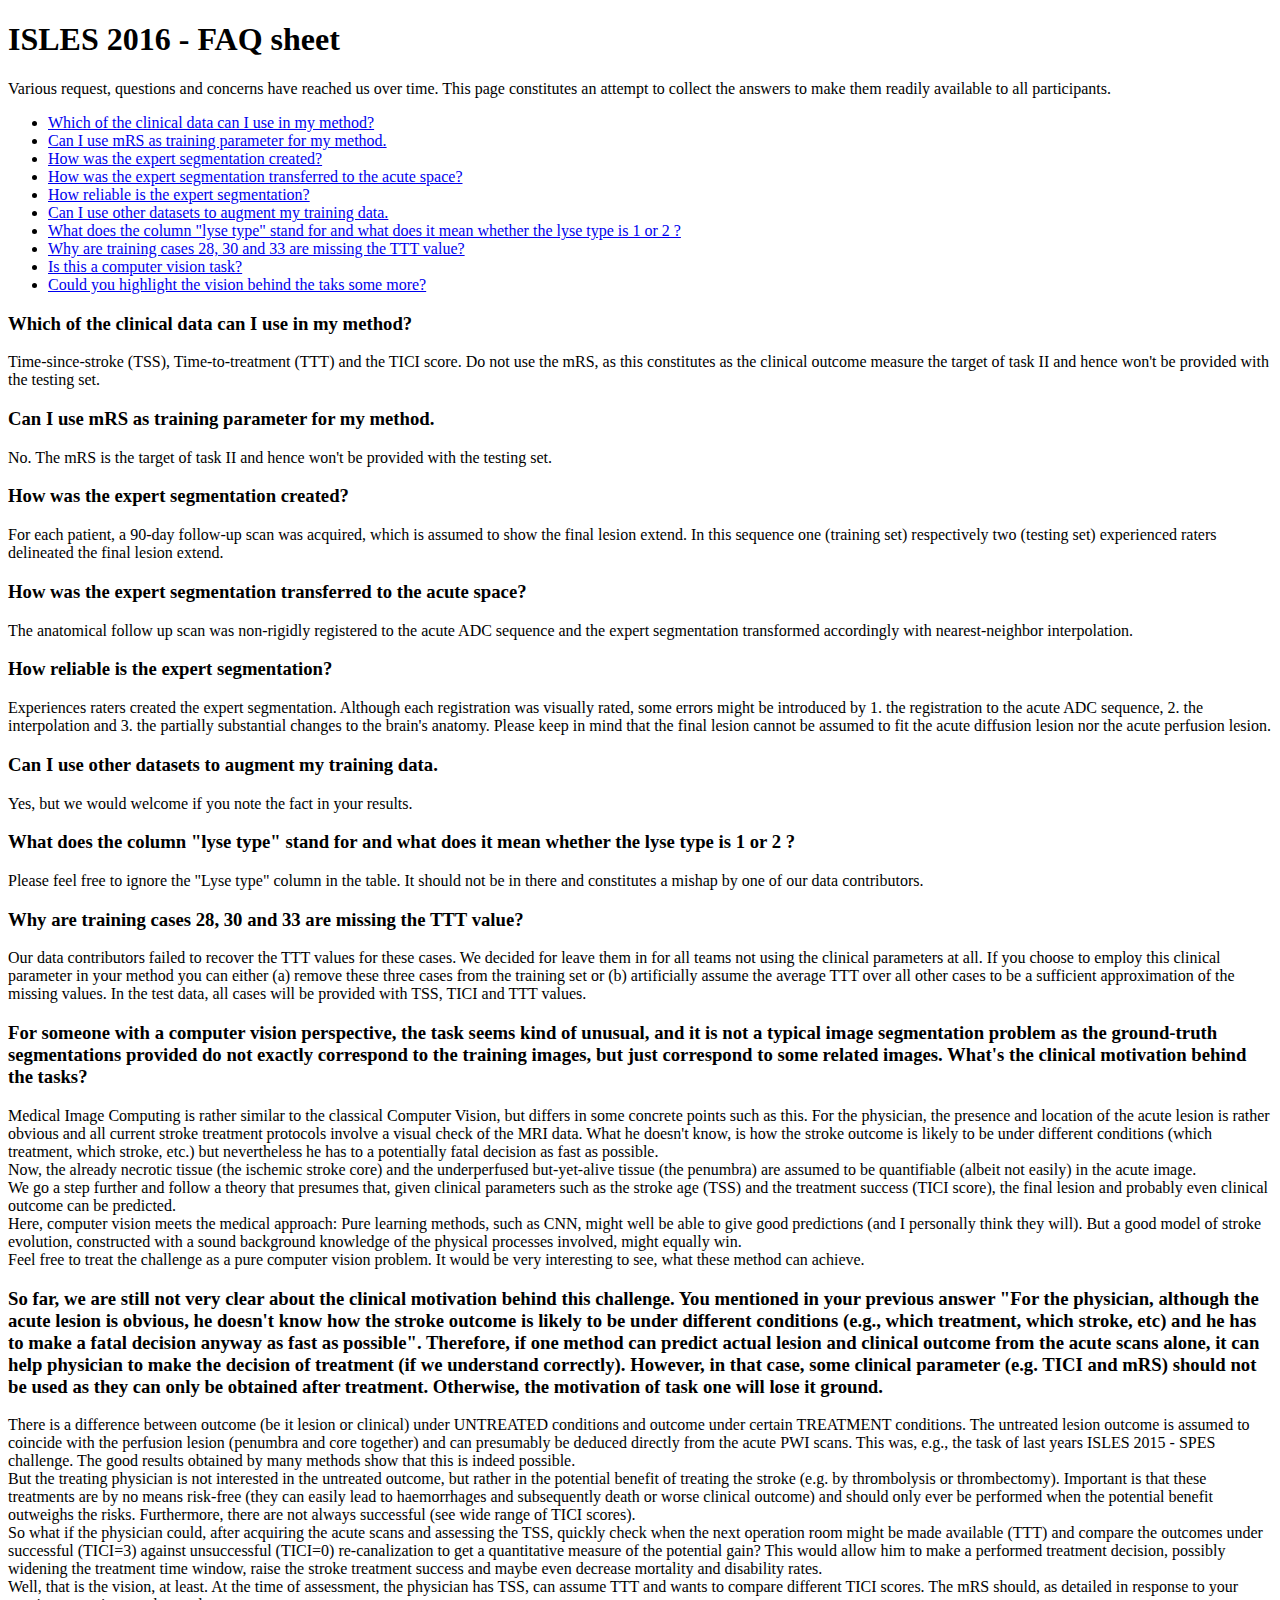
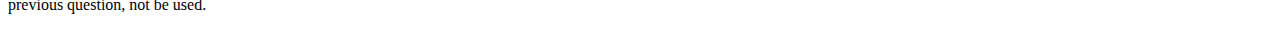
<file: faq.html>
<!DOCTYPE html>
<html lang="en">
  <head>
    <meta charset="utf-8">
    <title>ISLES 2016 - FAQ sheet</title>
  </head>
  <body>
    <h1>ISLES 2016 - FAQ sheet</h1>
    <p>
      Various request, questions and concerns have reached us over time. This page constitutes an attempt to collect the answers to make them readily available to all participants.
    </p>

    <!-- FAST ACCESS LIST TO QUESTIONS -->
    <ul>
      <li><a href="#q01">Which of the clinical data can I use in my method?</a></li>
      <li><a href="#q02">Can I use mRS as training parameter for my method.</a></li>
      <li><a href="#q03">How was the expert segmentation created?</a></li>
      <li><a href="#q04">How was the expert segmentation transferred to the acute space?</a></li>
      <li><a href="#q05">How reliable is the expert segmentation?</a></li>
      <li><a href="#q06">Can I use other datasets to augment my training data.</a></li>
      <li><a href="#q07">What does the column "lyse type" stand for and what does it mean whether the lyse type is 1 or 2 ?</a></li>
      <li><a href="#q08">Why are training cases 28, 30 and 33 are missing the TTT value?</a></li>
      <li><a href="#q09">Is this a computer vision task?</a></li>
      <li><a href="#q10">Could you highlight the vision behind the taks some more?</a></li>
    </ul>

    <!-- QUESTIONS AND ANSWERS -->
    <h3 id="q01">Which of the clinical data can I use in my method?</h3>
    <p>
      Time-since-stroke (TSS), Time-to-treatment (TTT) and the TICI score. Do not use the mRS, as this constitutes as the clinical outcome measure the target of task II and hence won't be provided with the testing set.
    </p>

    <h3 id="q02">Can I use mRS as training parameter for my method.</h3>
    <p>
      No. The mRS is the target of task II and hence won't be provided with the testing set.
    </p>

    <h3 id="q03">How was the expert segmentation created?</h3>
    <p>
      For each patient, a 90-day follow-up scan was acquired, which is assumed to show the final lesion extend. In this sequence one (training set) respectively two (testing set) experienced raters delineated the final lesion extend.
    </p>

    <h3 id="q04">How was the expert segmentation transferred to the acute space?</h3>
    <p>
      The anatomical follow up scan was non-rigidly registered to the acute ADC sequence and the expert segmentation transformed accordingly with nearest-neighbor interpolation.
    </p>

    <h3 id="q05">How reliable is the expert segmentation?</h3>
    <p>
      Experiences raters created the expert segmentation. Although each registration was visually rated, some errors might be introduced by 1. the registration to the acute ADC sequence, 2. the interpolation and 3. the partially substantial changes to the brain's anatomy. Please keep in mind that the final lesion cannot be assumed to fit the acute diffusion lesion nor the acute perfusion lesion.
    </p>

    <h3 id="q06">Can I use other datasets to augment my training data.</h3>
    <p>
      Yes, but we would welcome if you note the fact in your results.
    </p>

    <h3 id="q07">What does the column "lyse type" stand for and what does it mean whether the lyse type is 1 or 2 ?</h3>
    <p>
      Please feel free to ignore the "Lyse type" column in the table. It should not be in there and constitutes a mishap by one of our data contributors.
    </p>

    <h3 id="q08">Why are training cases 28, 30 and 33 are missing the TTT value?</h3>
    <p>
      Our data contributors failed to recover the TTT values for these cases. We decided for leave them in for all teams not using the clinical parameters at all. If you choose to employ this clinical parameter in your method you can either (a) remove these three cases from the training set or (b) artificially assume the average TTT over all other cases to be a sufficient approximation of the missing values. In the test data, all cases will be provided with TSS, TICI and TTT values.
    </p>

    <h3 id="q09">For  someone with a computer vision perspective, the task seems kind of unusual, and it is not a typical image segmentation problem as the ground-truth segmentations provided do not exactly correspond to the training images, but just correspond to some related images. What's the clinical motivation behind the tasks?</h3>
    <p>
      Medical Image Computing is rather similar to the classical Computer Vision, but differs in some concrete points such as this. 
      For the physician, the presence and location of the acute lesion is rather obvious and all current stroke treatment protocols involve a visual check of the MRI data. What he doesn't know, is how the stroke outcome is likely to be under different conditions (which treatment, which stroke, etc.) but nevertheless he has to a potentially fatal decision as fast as possible.<br />
      Now, the already necrotic tissue (the ischemic stroke core) and the underperfused but-yet-alive tissue (the penumbra) are assumed to be quantifiable (albeit not easily) in the acute image.<br />
      We go a step further and follow a theory that presumes that, given clinical parameters such as the stroke age (TSS) and the treatment success (TICI score), the final lesion and probably even clinical outcome can be predicted.<br />
      Here, computer vision meets the medical approach: Pure learning methods, such as CNN, might well be able to give good predictions (and I personally think they will). But a good model of stroke evolution, constructed with a sound background knowledge of the physical processes involved, might equally win.<br />
      Feel free to treat the challenge as a pure computer vision problem. It would be very interesting to see, what these method can achieve. 
    </p>

    <h3 id="q10">So far, we are still not very clear about the clinical motivation behind this challenge. You mentioned in your previous answer "For the physician, although the acute lesion is obvious, he doesn't know how the stroke outcome is likely to be under different conditions (e.g., which treatment, which stroke, etc) and he has to make a fatal decision anyway as fast as possible". Therefore, if one method can predict actual lesion and clinical outcome from the acute scans alone, it can help physician to make the decision of treatment (if we understand correctly). However, in that case, some clinical parameter (e.g. TICI and mRS) should not be used as they can only be obtained after treatment. Otherwise, the motivation of task one will lose it ground.</h3>
    <p>
      There is a difference between outcome (be it lesion or clinical) under UNTREATED conditions and outcome under certain TREATMENT conditions. The untreated lesion outcome is assumed to coincide with the perfusion lesion (penumbra and core together) and can presumably be deduced directly from the acute PWI scans. This was, e.g., the task of last years ISLES 2015 - SPES challenge. The good results obtained by many methods show that this is indeed possible.<br />

      But the treating physician is not interested in the untreated outcome, but rather in the potential benefit of treating the stroke (e.g. by thrombolysis or thrombectomy). Important is that these treatments are by no means risk-free (they can easily lead to haemorrhages and subsequently death or worse clinical outcome) and should only ever be performed when the potential benefit outweighs the risks. Furthermore, there are not always successful (see wide range of TICI scores).<br />

      So what if the physician could, after acquiring the acute scans and assessing the TSS, quickly check when the next operation room might be made available (TTT) and compare the outcomes under successful (TICI=3) against unsuccessful (TICI=0) re-canalization to get a quantitative measure of the potential gain? This would allow him to make a performed treatment decision, possibly widening the treatment time window, raise the stroke treatment success and maybe even decrease mortality and disability rates.<br />

    Well, that is the vision, at least. At the time of assessment, the physician has TSS, can assume TTT and wants to compare different TICI scores. The mRS should, as detailed in response to your previous question, not be used.
    </p>
  </body>
</html>
</file>
<file: css/style.css>
.main_h {
  position: fixed;
  top: 0px;
  max-height: 70px;
  z-index: 999;
  width: 100%;
  padding-top: 25px;
  background: none;
  overflow: hidden;
  -moz-transition: all 0.3s;
  -webkit-transition: all 0.3s;
  transition: all 0.3s;
  opacity: 0;
  top: -100px;
  padding-bottom: 6px;
  font-family: "Montserrat", sans-serif;
}
@media only screen and (max-width: 940px) {
  .main_h {
    padding-top: 25px;
  }
}

.open-nav {
  max-height: 430px !important;
}
.open-nav .mobile-toggle {
  transform: rotate(-90deg);
  -webkit-transform: rotate(-90deg);
}

.sticky {
  background-color: rgba(0, 75, 90, 0.88);
  opacity: 1;
  top: 0px;

}

.logo {

  width: 140px;
   font-size: 25px;
   color: #fff;
   text-transform: uppercase;
   margin-top: 0;
   line-height: 1;
   margin-bottom: 10px;
  	background-image: url('../imgs/logo_final_white_text.png');background-position: left;background-repeat: no-repeat; margin-top:-20px;height:60px;>

   }
  

.logo:hover{
 	background-image: url('../imgs/logo_final_yellow_text.png');
 	background-position: left;
 	background-repeat: no-repeat;
 	  -webkit-transition: all 200ms ease-in;
  -moz-transition: all 200ms ease-in;
  transition: all 200ms ease-in;
}
 	
a:hover{
color: rgb(191,134,20);
}

a:visited{
color: rgb(59,178,160);
}

a:visited:hover{
color: rgb(191,134,20);
}

@media only screen and (max-width: 940px) {
  .logo {
    float: left;
  }
}

nav {
  float: left;
  width: auto;
}
@media only screen and (max-width: 940px) {
  nav {
    width: 100%;
  }
}
nav ul {
  list-style: none;
  overflow: hidden;
  text-align: right;
  float: right;
}
@media only screen and (max-width: 940px) {
  nav ul {
    padding-top: 10px;
    margin-bottom: 22px;
    float: left;
    text-align: center;
    width: 100%;
  }
}
nav ul li {
  display: inline-block;
  margin-right: 18px;
  line-height: 1.5;
}
@media only screen and (max-width: 940px) {
  nav ul li {
    width: 100%;
    padding: 7px 0;
    margin: 0;
  }
}
nav ul a {
  color: #fff;
  text-transform: uppercase;
  font-size: 13px;
  border:none;
}

nav ul a:hover {
  color: rgb(191,134,20);
}


.mobile-toggle {
  display: none;
  cursor: pointer;
  font-size: 20px;
  position: absolute;
  right: 22px;
  top: 22px;
  width: 30px;
  -webkit-transition: all 200ms ease-in;
  -moz-transition: all 200ms ease-in;
  transition: all 200ms ease-in;
}

@media only screen and (max-width: 940px) {
  .mobile-toggle {
    display: block;
  }
}
.mobile-toggle span {
  width: 30px;
  height: 4px;
  margin-bottom: 6px;
  border-radius: 1000px;
  background: #fff;
  display: block;
}


.row {
  width: 100%;
  max-width: 940px;
  margin: 0 auto;
  position: relative;
  padding: 0 6%;
}

.row-top {
  width: 100%;
  max-width: 940px;
  margin: 0 auto;
  position: relative;
}



* {
  box-sizing: border-box;
}

body {
  color: #252525;

  font-family: Tahoma,Arial,Helvetica,sans-serif;
  font-weight: 300;
  -webkit-font-smoothing: antialiased;
}

a {
  text-decoration: none;
  color: rgb(0,97,122); 
    -webkit-transition: all 200ms ease-in;
  -moz-transition: all 200ms ease-in;
  transition: all 200ms ease-in;

}


h1 {
  padding-top: 65px;
  font-size: 30px;
  margin-bottom: 30px;
  text-transform: uppercase;
  font-family: "Montserrat", sans-serif;
  color: #005d6f;
}

h2 {

  margin-top: 20px;
  margin-bottom: 10px;
  font-size: 18px;
  line-height: 1.6;
  text-transform: uppercase;
  font-family: "Montserrat", sans-serif;
  color: #005d6f;
}

h3{
  margin-top: 15px;
  font-size: 15px;
  line-height: 2.1;
  text-transform: uppercase;
  font-family: "Montserrat", sans-serif;
  color: #005d6f;}

p {
  margin-bottom: 8px;
  font-size: 15px;
  line-height: 1.6;
  text-align: justify;
}

strong{
	font-weight: bold;
}

.content {
  padding: 0px 6% 1px 6%;
  background: white;
  padding-bottom: 65px;

}

.hero {
  position: relative;
  background: url('../imgs/collage_final_2.png') no-repeat center center fixed;
  -webkit-background-size: cover;
  -moz-background-size: cover;
  background-size: cover;
  text-align: center;
  color: #fff;
  padding-top: 160px;
  min-height: 600px;
  letter-spacing: 2px;
  font-family: "Montserrat", sans-serif;
}
.hero h1 {
  font-size: 50px;
  line-height: 1.3;
}


.hero h1 span {
  font-size: 25px;
  color: #368ca2;
  border-bottom: 2px solid #005d6f;
  padding-bottom: 12px;
  line-height: 3;
}

.mouse {
  display: block;
  margin: 0 auto;
  width: 26px;
  height: 46px;
  border-radius: 13px;
  border: 2px solid #005d6f;
  position: absolute;
  bottom: 40px;
  position: absolute;
  left: 50%;
  margin-left: -26px;
}
.mouse span {
  display: block;
  margin: 6px auto;
  width: 2px;
  height: 2px;
  border-radius: 4px;
  background: #e8f380;
  border: 1px solid transparent;
  -webkit-animation-duration: 1s;
  animation-duration: 1s;
  -webkit-animation-fill-mode: both;
  animation-fill-mode: both;
  -webkit-animation-iteration-count: infinite;
  animation-iteration-count: infinite;
  -webkit-animation-name: scroll;
  animation-name: scroll;
}

@-webkit-keyframes scroll {
  0% {
    opacity: 1;
    -webkit-transform: translateY(0);
    transform: translateY(0);
  }

  100% {
    opacity: 0;
    -webkit-transform: translateY(20px);
    transform: translateY(20px);
  }
}
@keyframes scroll {
  0% {
    opacity: 1;
    -webkit-transform: translateY(0);
    -ms-transform: translateY(0);
    transform: translateY(0);
  }

  100% {
    opacity: 0;
    -webkit-transform: translateY(20px);
    -ms-transform: translateY(20px);
    transform: translateY(20px);
  }
}

.footer{

	color:#252525;
	text-align: center;
	padding-bottom: 50px;
}

.footer a{
color:#fff;
}

.footer a:hover{
color:rgb(191,134,20);
}

.footer h1{
color:#fff;
padding-top: 40px;
}

.backtop{
	padding: 15px;
	border-radius: 50%;
	position: fixed;
	right: 14px;
	top: 49%;
	z-index: 1000;
	background: none;
	overflow: hidden;
	-webkit-transition: all 0.3s;
	transition: all 0.5s;
	opacity: 0;
	border: 1px solid gainsboro;
	font-weight: bold;
	
}

.backtop:hover{
	background:rgb(208,208,208);
	-webkit-transition: all 200ms ease-in;
    -moz-transition: all 200ms ease-in;
    transition: all 200ms ease-in;
}



.sticky2 {
  background-color: rgba(255, 255, 255, 0.93);
  opacity: 1;
  
}

a .backtop{
color: #005d6f; 
}

	/*Ordered Lists */
ol{
	counter-reset: li; /* Initiate a counter */
	list-style: none; /* Remove default numbering */
	*list-style: decimal; /* Keep using default numbering for IE6/7 */
	padding: 0;
	margin-bottom: 0em;
	}

ol ol{
	margin: 0 0 0 2em; /* Add some left margin for inner lists */
}

.rounded-list li{
	position: relative;
	display: block;
	padding: .4em .4em .4em 2em;
	*padding: .4em;
	margin: .5em 0 .5em 1em;
	text-decoration: none;
	border-radius: .3em;
	transition: all .3s ease-out;	
	line-height: 1.6;
	text-align: left;
	margin-right: 40px;
	font-size: 15px;
}

.rounded-list li:before{
	content: counter(li);
	counter-increment: li;
	position: absolute;	
	left: -1.3em;
	top: 50%;
	margin-top: -1.3em;
	background: #2ba6cb;
	height: 2em;
	width: 2em;
	line-height: 2em;
	margin-left:.3em;
	text-align: center;
	border-radius: 2em;
	transition: all .3s ease-out;
	color:#fff;
}

.rounded-list2 li{
	position: relative;
	display: block;
	padding: .1em .1em .1em 1em;
	*padding: .4em;
	margin: .2em 0 .2em 1em;
	text-decoration: none;
	border-radius: .3em;
	transition: all .3s ease-out;	
	line-height: 1.6;
	text-align: left;
	font-size: 15px;
}

.rounded-list2 li:before{
	content: counter(li);
	counter-increment: li;
	position: absolute;	
	left: -1.3em;
	top: 50%;
	margin-top: -1.3em;
	background: #005d6f;
	height: 2em;
	width: 2em;
	line-height: 2em;
	border: .3em solid #fff;
	text-align: center;
	border-radius: 2em;
	transition: all .3s ease-out;
	color:#005d6f;
	font-size: 5px;
	
}

.green li:before{
background-color: #005d6f;  /* The green color. Add class ".success" to the ol element like <ol class="rounded-list success">*/
}


.caption-long{

margin: 0 auto;
  width: 400px;
  position: relative;
  text-align: justify;
  line-height: 1.6;
  font-size: 12px;
  margin-bottom: 10px;
  max-width: 100%;
}

.caption-short{

margin: 0 auto;
  width: 400px;
  position: relative;
  text-align: center;
  line-height: 1.6;
  font-size: 12px;
  margin-bottom: 10px;
  max-width: 100%;
}

.caption-full-short{

margin: 0 auto;
  width: 100%;
  position: relative;
  text-align: center;
  line-height: 1.6;
  font-size: 12px;
  margin-bottom: 10px;
  max-width: 100%;
}

.button{

width:auto;
max-width: 220px;
text-align: center;
height:auto;
padding:25px;
border-radius: 9px;
background: rgba(0,75,90,.88);
color:#fff;
margin-top: 20px;
margin-bottom: 20px;
margin-left: auto;
margin-right: auto;
border: solid 3px #f1f1f1;
}

.button-month{

width:auto;
max-width: 150px;
text-align: center;
height:auto;
border-radius: 20px;
background: rgba(0,75,90,.88);
color:#fff;
border:5px solid #fff;

}

.passed{
    background: rgba(0,75,90,.22);
}

.button:hover{
border-color:rgb(191,134,20);
  -webkit-transition: all 200ms ease-in;
  -moz-transition: all 200ms ease-in;
  transition: all 200ms ease-in;
}

.image-footer {
	width:33%;
	float:left;
	height:auto;
	
}

.table-class{

line-height:1.6;
list-style: square;


}

.table-class li{

padding-top: 10px;
padding-bottom: 10px;
margin-right: 0px;

}


.list-class{

line-height: 1.6;
list-style: square;
margin-left: 37px;
margin-bottom: 8px;

}

.button-small{

width:auto;
max-width: 95px;
min-height: 40px;
text-align: center;
height:auto;
padding:10px;
border-radius: 9px;
background: none;
color:#fff;
border:2px solid white;
}


.button-big{

width:auto;
max-width: 300px;
min-height: 100px;
text-align: center;
height:auto;
padding:25px;
border-radius: 9px;
background: none;
color:#fff;
margin-top: 20px;
margin-bottom: 20px;
margin-left: auto;
margin-right: auto;
border:2px solid white;
background: rgba(0,75,90,.7);
}

.button-bigger{

width:auto;
max-width: 100%;
min-height: 115px;
text-align: center;
height:auto;
padding:25px;
border-radius: 9px;
background: rgba(0,75,90,.6);
color:#fff;
margin-top: 20px;
margin-bottom: 20px;
margin-left: auto;
margin-right: auto;
}

.button-big:hover{

border-color:rgb(191,134,20);
  -webkit-transition: all 200ms ease-in;
  -moz-transition: all 200ms ease-in;
  transition: all 200ms ease-in;
}

.image-footer img:hover{
opacity: .5;
  -webkit-transition: all 200ms ease-in;
  -moz-transition: all 200ms ease-in;
  transition: all 200ms ease-in;

}

.important{
color: rgb(181,22,33);
}

table.gridtable {
	font-family: Tahoma,Arial,Helvetica,sans-serif;
	font-size: 15px;
	color:#333333;
	border-width: 1px;
	border-color: #ccc;
	border-collapse: collapse;
	margin-left: auto;
	margin-right: auto;
	text-align: left;
	margin-top: 10px;
	margin-left: 0;
}
table.gridtable td {
	border-width: 1px;
	padding: 8px;
	border-style: solid;
	border-color: #fff;
	background-color: #ffffff;
}

.classhover:hover{
opacity: .7;
cursor: pointer;
  -webkit-transition: all 200ms ease-in;
  -moz-transition: all 200ms ease-in;
  transition: all 200ms ease-in;
}

/* In-progress styles */
.todo {
    background-color: #FFFF00;
}
.mauricio {
    background-color: #E8ADAA;
}
.note {
    font-size: 12px;
    background-color: #ddd;
}

.important{
	color:rgb(181,22,33);
}

#contributors dt {
    font-size: 15px;
    line-height: 1.6;
    text-align: justify;
    color: #555;
}

#contributors dd {
    margin-left: 20px;
    margin-bottom: 8px;
    font-size: 15px;
    line-height: 1.6;
    text-align: justify;
}

@media print {
    body {
        background-image: none;
    }
    tr {
        page-break-inside: avoid;
    }
    h1,h2,h3,p,a,a:visited{
    color:black;}
    nav{
    display:none;
    }
    h1{
    font-size:30px;
    }
    h2{
    font-size: 20px;
    }
    .content{
    border:none;}
    .hero{
    display:none;
    }
    .backtop{
    display: none;
    }
    #logo_image_fader{
    display: none;
    }

    
}
.ml{
margin-left: 20px;
}

a.active {
 border-bottom: 1px solid rgb(191,134,20);

}
section.active {}

#container{
   position: absolute;
   top: 50%;
   margin-top: -150px;/* half of #content height*/
   left: 0;
   width: 100%;
}
#content {
	width:100%;
  	max-width: 550px;
  	padding-bottom: 20px;
  	border-radius: 7px;
   margin-left: auto;
   margin-right: auto;
   height: 360px;
   background: rgba(208,208,208,.77);
}
   
section{
	border-top: solid 1px #ddd;
}

table.characteristics {
    font-family: Tahoma,Arial,Helvetica,sans-serif;
	font-size: 15px;
	color:#333333;
}

table.characteristics .second {
    background-color: #dedede;
}
	
table.characteristics td {
    padding: 6px 8px 0px 8px;
}

table.characteristics td.legend {
    font-size: 10px;
    color: #555;
    padding: 0px 8px 6px 8px;
}

.small-list {
    color: #252525;
    font-family: Tahoma,Arial,Helvetica,sans-serif;
    font-size: 15px;
    font-weight: 300;
    line-height: 24px;
    
    
    list-style-type: circle;
    margin-left: 15px;
}

sup {
    vertical-align: super;
    font-size: smaller;
}

table.frozen th {
    font-size: smaller;
}

table.frozen td {
    font-size: smaller;
}

table.frozen .institution {
    font-size: smaller;
}

p.footnotes {
    font-size: 5px:
}

td.logotd {
    margin: 0px;
    padding: 0px;
    text-align: center;
    vertical-align: middle;
}

img.logoimg {
    width: 20px;
    height: 20px;
}

img.teaser {
    height: 100px;
}
</file>
